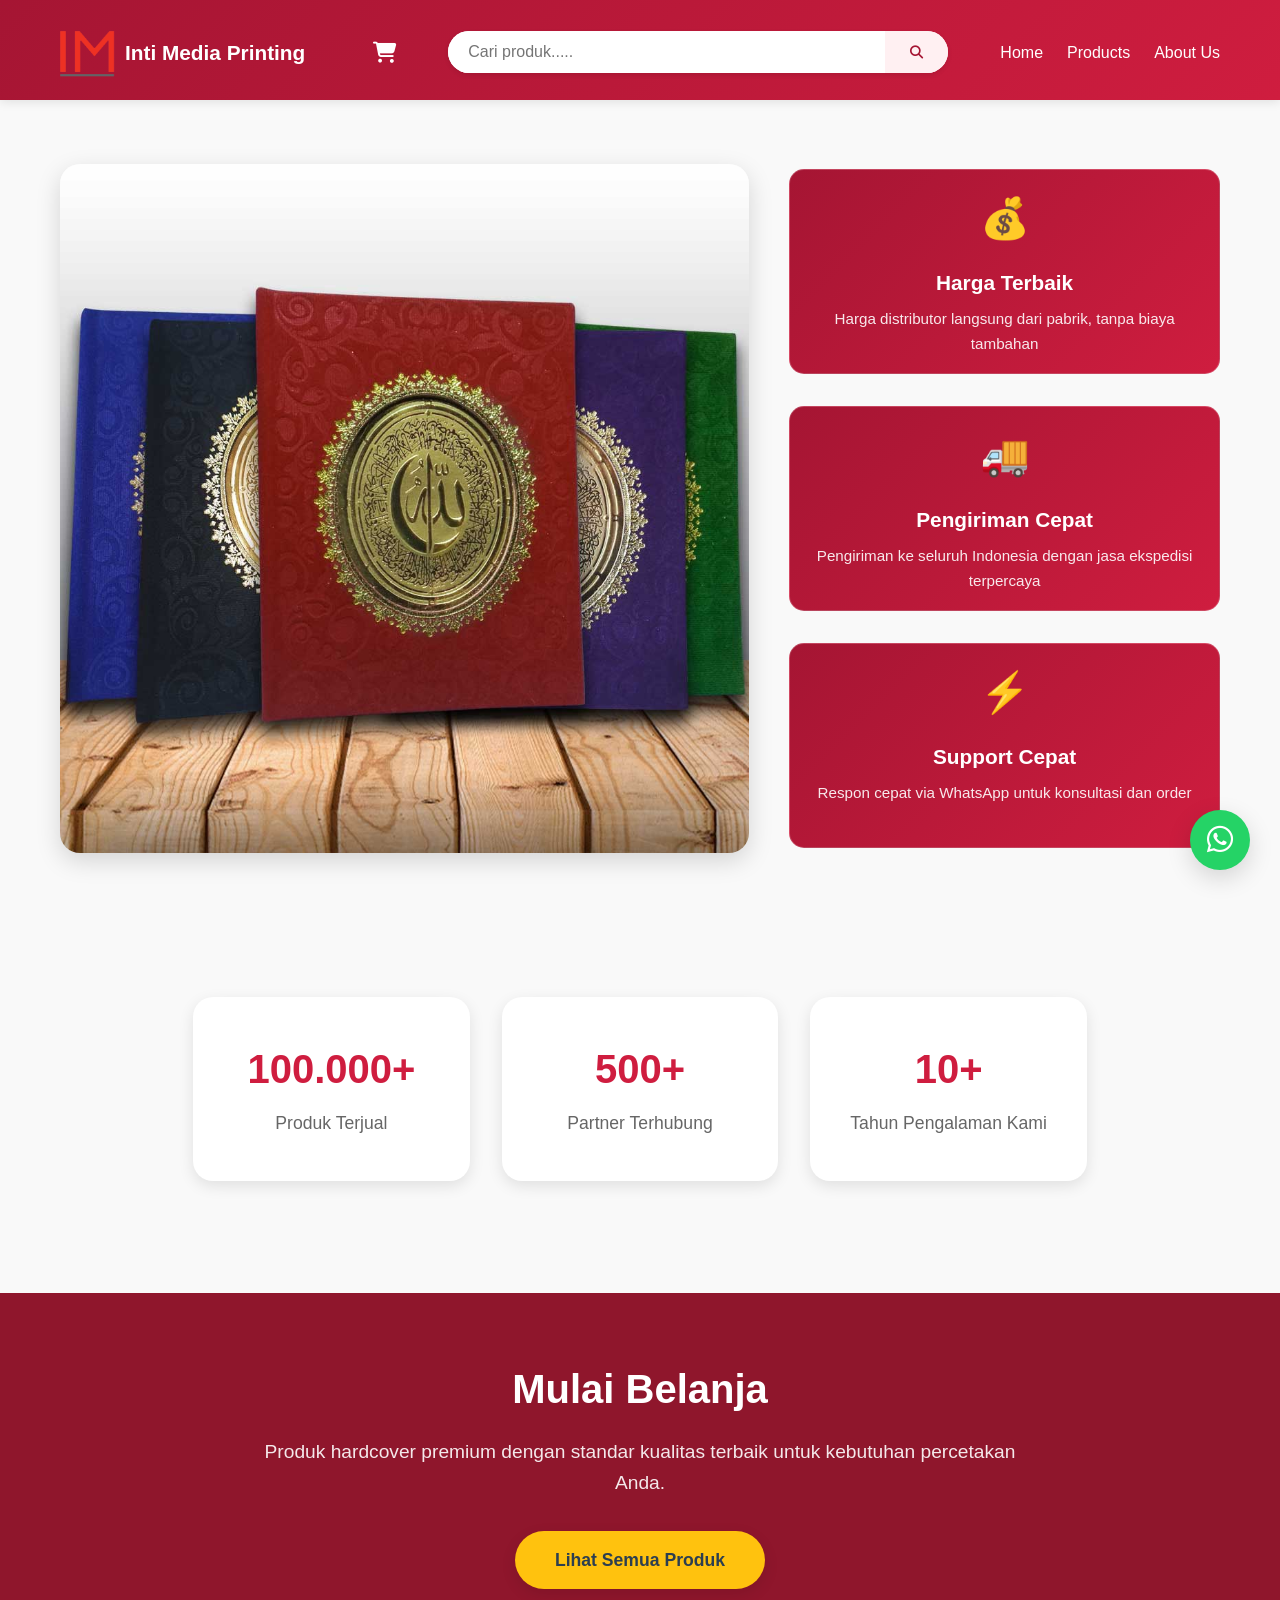
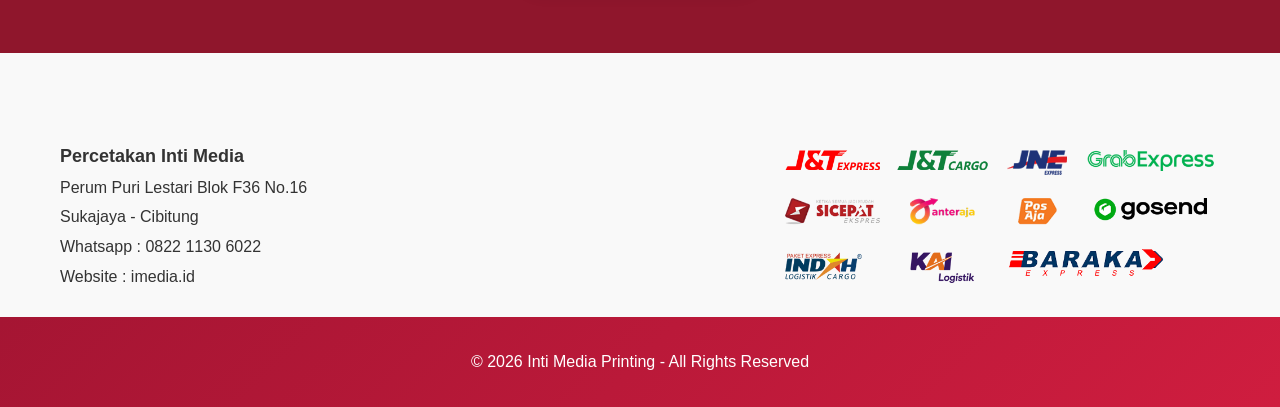
<file: index.html>
<!DOCTYPE html>
<html lang="id">
<head>
    <meta charset="UTF-8">
    <meta name="viewport" content="width=device-width, initial-scale=1.0, maximum-scale=1.0, user-scalable=yes">
    <meta name="description" content="Inti Media Printing - Toko online hard cover berkualitas. Tersedia hard cover bludru, glossy, diamond, RCP dengan harga terjangkau.">
    <meta name="keywords" content="hard cover, bludru, glossy, diamond, RCP, percetakan, jilid buku">
    <meta name="author" content="Inti Media Printing">
    
    <!-- Open Graph untuk sosial media -->
    <meta property="og:title" content="IMPrintingOnline - Hard Cover Berkualitas">
    <meta property="og:description" content="Belanja hard cover mudah & aman">
    <meta property="og:image" content="https://imediaprint.pages.dev/assets/images/gambarhome1.jpg">
    <meta property="og:url" content="https://imediaprint.pages.dev">
    <meta property="og:type" content="website">
    
    <title>Inti Media Printing | Hard Cover Bludru, Glossy, Diamond & RCP</title>

	<!-- Google tag (gtag.js) -->
	<script async src="https://www.googletagmanager.com/gtag/js?id=G-FKC324B7FX"></script>
	<script>
	  window.dataLayer = window.dataLayer || [];
	  function gtag(){dataLayer.push(arguments);}
	  gtag('js', new Date());

	  gtag('config', 'G-FKC324B7FX');
	</script>

    <link rel="icon" type="image/png" href="assets/images/logo.png">
    <link rel="stylesheet" href="https://cdnjs.cloudflare.com/ajax/libs/font-awesome/6.5.0/css/all.min.css">
	<link rel="stylesheet" href="css/style.css">
</head>

<body>
	<nav class="navbar">
		<div class="container-header">
			<div class="nav-brand">
				<a href="index.html">
					<img src="assets/images/logo.png" alt="IMPrintingOnline Logo" class="nav-logo">
					<span>Inti Media Printing</span>
				</a>
			</div>
			
			<!-- Cart Icon - Pindahkan ke sebelum toggle -->
			<div class="cart-icon" id="cartIcon" style="cursor: pointer;">
				<i class="fas fa-shopping-cart"></i>
				<span class="cart-count">0</span>
			</div>
			
			<!-- Mobile Menu Toggle -->
			<div id="mobileMenuToggle" class="mobile-menu-toggle">
				<span></span>
				<span></span>
				<span></span>
			</div>
			
			<div class="search-section">
				<div class="search-container">
					<input type="text" class="search-input" id="searchInputHome" placeholder="Cari produk.....">
					<button class="search-btn" onclick="searchProducts()">
						<i class="fas fa-search"></i>
					</button>
				</div>
			</div>
			
			<ul class="nav-menu" id="navMenu">
				<li><a href="index.html">Home</a></li>
				<li><a href="products.html">Products</a></li>
				<li><a href="about.html">About Us</a></li>
			</ul>
		</div>
	</nav>

    <!-- Hero Section -->
    <section class="hero">
		<div class="container">
			<div class="hero-grid">
				<div class="hero-image">
					<a href="products.html">
						<img src="assets/images/gambarhome1.jpg" alt="Hard cover bludru berkualitas Inti Media Printing" onerror="this.src='assets/images/default-product.jpg'">
					</a>
				</div>

				<div class="hero-features">
					<div class="feature-card">
						<div class="feature-icon">💰</div>
						<h3 class="feature-title">Harga Terbaik</h3>
						<p class="feature-description">Harga distributor langsung dari pabrik, tanpa biaya tambahan</p>
					</div>

					<div class="feature-card">
						<div class="feature-icon">🚚</div>
						<h3 class="feature-title">Pengiriman Cepat</h3>
						<p class="feature-description">Pengiriman ke seluruh Indonesia dengan jasa ekspedisi terpercaya</p>
					</div>

					<div class="feature-card">
						<div class="feature-icon">⚡</div>
						<h3 class="feature-title">Support Cepat</h3>
						<p class="feature-description">Respon cepat via WhatsApp untuk konsultasi dan order</p>
					</div>
				</div>
			</div>
		</div>
    </section>

    <!-- Stats Section -->
    <section class="stats">
        <div class="stat-item">
            <h3>100.000+</h3>
            <p>Produk Terjual</p>
        </div>
        <div class="stat-item">
            <h3>500+</h3>
            <p>Partner Terhubung</p>
        </div>
        <div class="stat-item">
            <h3>10+</h3>
            <p>Tahun Pengalaman Kami</p>
        </div>
    </section>

    <!-- CTA Section -->
    <section class="cta">
        <div class="cta-inner">
            <h2>Mulai Belanja</h2>
            <p>Produk hardcover premium dengan standar kualitas terbaik untuk kebutuhan percetakan Anda.</p>
            <a href="products.html" class="cta-btn">Lihat Semua Produk</a>
        </div>
    </section>

    <!-- WhatsApp Float -->
    <a href="https://wa.me/6282211306022?text=Halo%20saya%20ingin%20bertanya%20tentang%20produk" class="wa-float" target="_blank" rel="noopener">
        <i class="fab fa-whatsapp"></i>
    </a>

	<footer class="footer-atas">

		<div class="container">

			<div class="footer-left">
				<span>Percetakan Inti Media</span>
				<span>Perum Puri Lestari Blok F36 No.16</span>
				<span>Sukajaya - Cibitung</span>
				<span>Whatsapp : 0822 1130 6022</span>
				<span>Website : imedia.id</span>
			</div>

			<div class="footer-right">
				<img src="assets/images/ekspedisi.png" alt="Ekspedisi">
			</div>

		</div>

	</footer>

	<footer class="footer-bawah">
		© 2026 Inti Media Printing - All Rights Reserved
	</footer>

    <script src="js/products.js"></script>
    <script src="js/cart.js"></script>
    <script>

         // Search function
        function searchProducts() {
            const searchInput = document.getElementById('searchInputHome');
            const query = searchInput ? searchInput.value.trim() : '';
            
            if (query) {
                window.location.href = `products.html?search=${encodeURIComponent(query)}`;
            } else {
                window.location.href = 'products.html';
            }
        }

        // Initialize
        document.addEventListener('DOMContentLoaded', function() {
            // Update cart count
            if (typeof cart !== 'undefined') {
                cart.updateCount();
            }
            
            // Cart icon click
            const cartIcon = document.getElementById('cartIcon');
            if (cartIcon) {
                cartIcon.addEventListener('click', function() {
                    window.location.href = 'checkout.html';
                });
            }
            
            // Search enter key
            const searchInput = document.getElementById('searchInputHome');
            if (searchInput) {
                searchInput.addEventListener('keypress', function(e) {
                    if (e.key === 'Enter') {
                        searchProducts();
                    }
                });
            }
            
            // Animate stats on scroll (optional)
            const observer = new IntersectionObserver((entries) => {
                entries.forEach(entry => {
                    if (entry.isIntersecting) {
                        entry.target.style.opacity = '1';
                        entry.target.style.transform = 'translateY(0)';
                    }
                });
            });

			// Close mobile menu when window resized above mobile breakpoint
			window.addEventListener('resize', function() {
				if (window.innerWidth > 768) {
					const navMenu = document.getElementById('navMenu');
					const mobileToggle = document.getElementById('mobileMenuToggle');
					
					if (navMenu && navMenu.classList.contains('active')) {
						navMenu.classList.remove('active');
						
						// Reset hamburger icon
						const spans = mobileToggle.children;
						spans[0].style.transform = 'none';
						spans[1].style.opacity = '1';
						spans[2].style.transform = 'none';
					}
				}
			});
            
            document.querySelectorAll('.feature-item, .team-member, .contact-item').forEach(el => {
                el.style.opacity = '0';
                el.style.transform = 'translateY(20px)';
                el.style.transition = 'all 0.6s ease';
                observer.observe(el);
            });
        });

		function resetFilters() {
			// Reset form di index.html (hanya ada search input)
			const searchInput = document.getElementById('searchInputHome');
			if (searchInput) {
				searchInput.value = '';
			}
			
			// Redirect ke products.html tanpa parameter
			window.location.href = 'products.html';
		}

    </script>

	<script>
		// Mobile Menu Toggle
		document.addEventListener('DOMContentLoaded', function() {
			const mobileToggle = document.getElementById('mobileMenuToggle');
			const navMenu = document.getElementById('navMenu');
			
			if (mobileToggle && navMenu) {
				mobileToggle.addEventListener('click', function() {
					navMenu.classList.toggle('active');
					
					// Animate hamburger to X
					const spans = this.children;
					if (navMenu.classList.contains('active')) {
						spans[0].style.transform = 'rotate(45deg) translate(5px, 5px)';
						spans[1].style.opacity = '0';
						spans[2].style.transform = 'rotate(-45deg) translate(7px, -7px)';
					} else {
						spans[0].style.transform = 'none';
						spans[1].style.opacity = '1';
						spans[2].style.transform = 'none';
					}
				});
				
				// Close menu when clicking outside
				document.addEventListener('click', function(event) {
					if (!navMenu.contains(event.target) && !mobileToggle.contains(event.target)) {
						navMenu.classList.remove('active');
						const spans = mobileToggle.children;
						spans[0].style.transform = 'none';
						spans[1].style.opacity = '1';
						spans[2].style.transform = 'none';
					}
				});
				
				// Close menu when clicking a link
				navMenu.querySelectorAll('a').forEach(link => {
					link.addEventListener('click', function() {
						navMenu.classList.remove('active');
						const spans = mobileToggle.children;
						spans[0].style.transform = 'none';
						spans[1].style.opacity = '1';
						spans[2].style.transform = 'none';
					});
				});
			}

			// Fix untuk input di mobile
			const searchInput = document.getElementById('searchInputHome');
			if (searchInput) {
				searchInput.addEventListener('focus', function() {
					// Scroll ke posisi yang tepat agar keyboard tidak menutupi input
					setTimeout(() => {
						this.scrollIntoView({ behavior: 'smooth', block: 'center' });
					}, 300);
				});
			}

			// Fix untuk 100vh di mobile (mengatasi masalah address bar)
			const setVh = () => {
				const vh = window.innerHeight * 0.01;
				document.documentElement.style.setProperty('--vh', `${vh}px`);
			};

			setVh();
			window.addEventListener('resize', setVh);
		});
	</script>

</body>
</html>
</file>
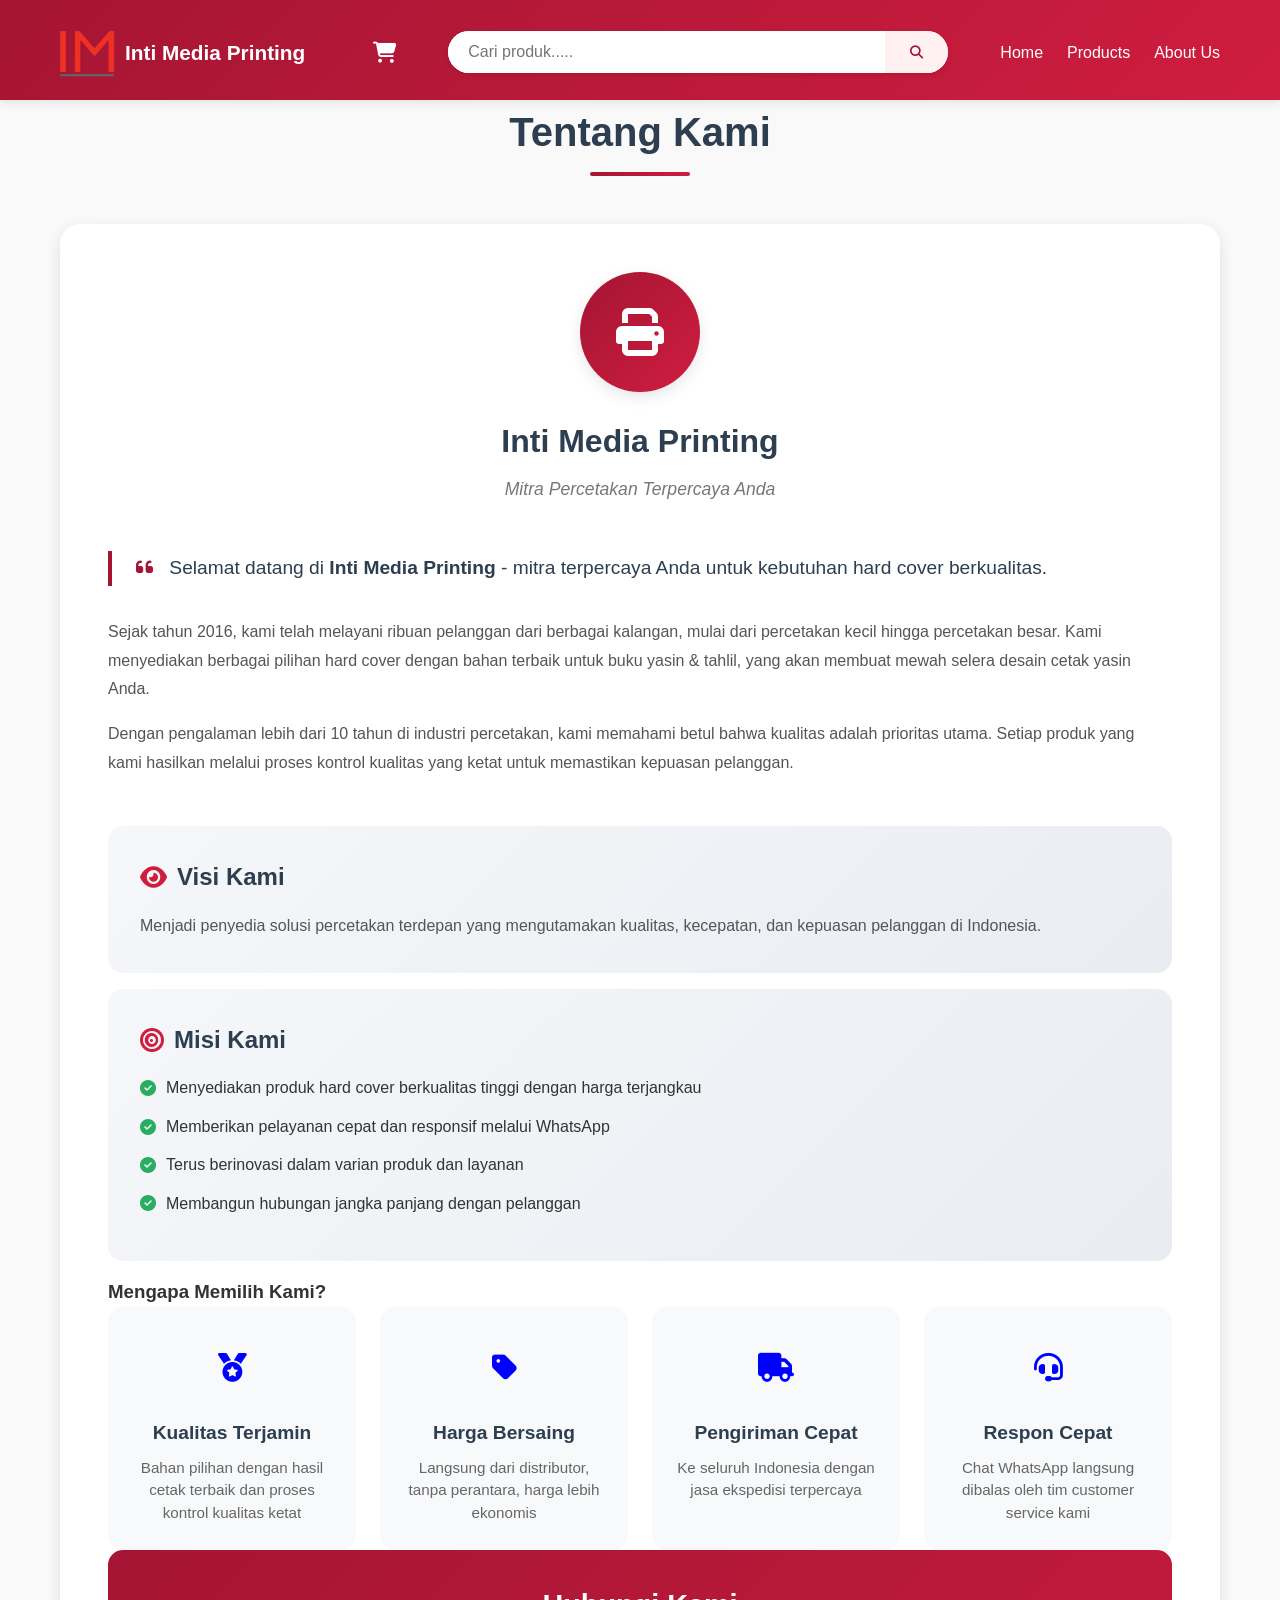
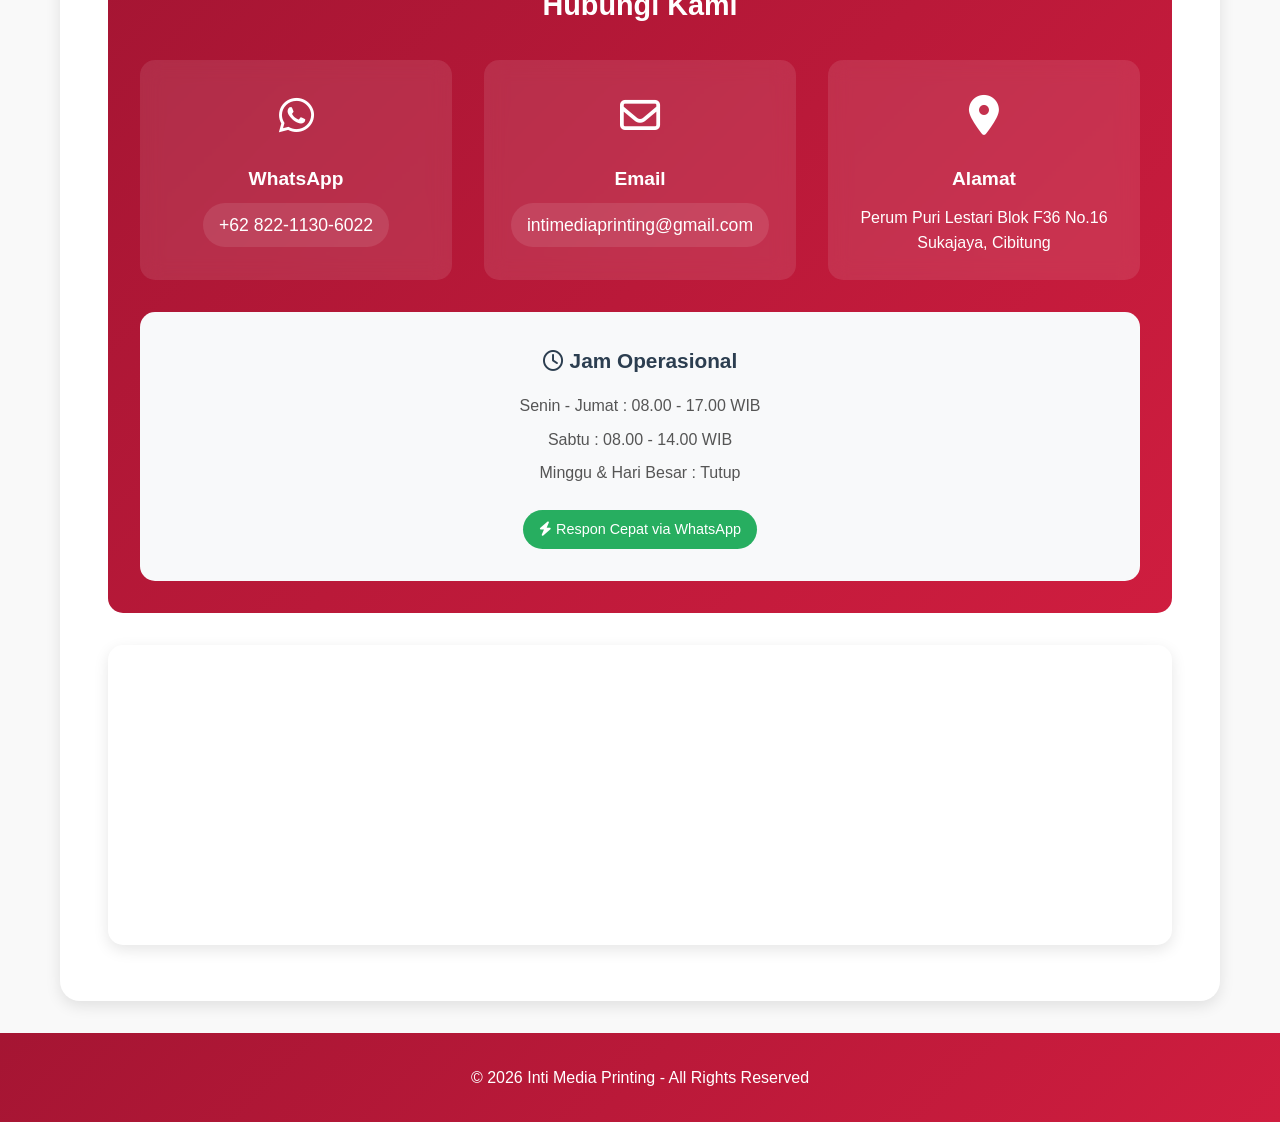
<file: about.html>
<!DOCTYPE html>
<html lang="id">
<head>
    <meta charset="UTF-8">
    <meta name="viewport" content="width=device-width, initial-scale=1.0, maximum-scale=1.0, user-scalable=yes">
    <meta name="description" content="Inti Media Printing - Toko online hard cover berkualitas. Tersedia hard cover bludru, glossy, diamond, RCP dengan harga terjangkau.">
    <meta name="keywords" content="hard cover, bludru, glossy, diamond, RCP, percetakan, jilid buku">
    <meta name="author" content="Inti Media Printing">
    
    <!-- Open Graph untuk sosial media -->
    <meta property="og:title" content="IMPrintingOnline - Hard Cover Berkualitas">
    <meta property="og:description" content="Belanja hard cover mudah & aman">
    <meta property="og:image" content="https://imediaprint.pages.dev/assets/images/gambarhome1.jpg">
    <meta property="og:url" content="https://imediaprint.pages.dev">
    <meta property="og:type" content="website">
    
    <title>Tentang Kami - Inti Media Printing</title>

	<!-- Google tag (gtag.js) -->
	<script async src="https://www.googletagmanager.com/gtag/js?id=G-FKC324B7FX"></script>
	<script>
	  window.dataLayer = window.dataLayer || [];
	  function gtag(){dataLayer.push(arguments);}
	  gtag('js', new Date());

	  gtag('config', 'G-FKC324B7FX');
	</script>

    <link rel="icon" type="image/png" href="assets/images/logo.png">
    <link rel="stylesheet" href="https://cdnjs.cloudflare.com/ajax/libs/font-awesome/6.5.0/css/all.min.css">
	<link rel="stylesheet" href="css/style.css">
</head>

<body>
	<nav class="navbar">
		<div class="container-header">
			<div class="nav-brand">
				<a href="index.html">
					<img src="assets/images/logo.png" alt="IMPrintingOnline Logo" class="nav-logo">
					<span>Inti Media Printing</span>
				</a>
			</div>
			
			<!-- Cart Icon - Pindahkan ke sebelum toggle -->
			<div class="cart-icon" id="cartIcon" style="cursor: pointer;">
				<i class="fas fa-shopping-cart"></i>
				<span class="cart-count">0</span>
			</div>
			
			<!-- Mobile Menu Toggle -->
			<div class="mobile-menu-toggle" id="mobileMenuToggle">
				<span></span>
				<span></span>
				<span></span>
			</div>
			
			<div class="search-section">
				<div class="search-container">
					<input type="text" class="search-input" id="searchInputHome" placeholder="Cari produk.....">
					<button class="search-btn" onclick="searchProducts()">
						<i class="fas fa-search"></i>
					</button>
				</div>
			</div>
			
			<ul class="nav-menu" id="navMenu">
				<li><a href="index.html">Home</a></li>
				<li><a href="products.html">Products</a></li>
				<li><a href="about.html">About Us</a></li>
			</ul>
		</div>
	</nav>

    <div class="container">
        <div class="page-title">
            <h1>Tentang Kami</h1>
            <div class="title-underline"></div>
        </div>
        
        <div class="about-content">
            <!-- Company Header -->
            <div class="company-header">
                <div class="company-logo">
                    <i class="fas fa-print"></i>
                </div>
                <h2 class="company-name">Inti Media Printing</h2>
                <p class="company-tagline">Mitra Percetakan Terpercaya Anda</p>
            </div>
            
            <!-- Company Description -->
            <div class="company-description">
                <p class="lead">
                    <i class="fas fa-quote-left" style="color: var(--secondary); margin-right: 10px;"></i>
                    Selamat datang di <strong>Inti Media Printing</strong> - mitra terpercaya Anda untuk 
                    kebutuhan hard cover berkualitas.
                </p>
                
                <p>
                    Sejak tahun 2016, kami telah melayani ribuan pelanggan dari berbagai kalangan, 
                    mulai dari percetakan kecil hingga percetakan besar. 
                    Kami menyediakan berbagai pilihan hard cover dengan bahan terbaik untuk buku yasin
                    & tahlil, yang akan membuat mewah selera desain cetak yasin Anda.
                </p>
                
                <p>
                    Dengan pengalaman lebih dari 10 tahun di industri percetakan, kami memahami betul 
                    bahwa kualitas adalah prioritas utama. Setiap produk yang kami hasilkan melalui 
                    proses kontrol kualitas yang ketat untuk memastikan kepuasan pelanggan.
                </p>
            </div>
            
            <!-- Vision & Mission -->
            <div class="vision-mission">
                <div class="vm-card">
                    <h3>
                        <i class="fas fa-eye"></i>
                        Visi Kami
                    </h3>
                    <p>
                        Menjadi penyedia solusi percetakan terdepan yang mengutamakan kualitas, 
                        kecepatan, dan kepuasan pelanggan di Indonesia.
                    </p>
                </div>
            </div>
			<div class="vision-mission">
                <div class="vm-card">
                    <h3>
                        <i class="fas fa-bullseye"></i>
                        Misi Kami
                    </h3>
                    <ul>
                        <li>
                            <i class="fas fa-check-circle"></i>
                            Menyediakan produk hard cover berkualitas tinggi dengan harga terjangkau
                        </li>
                        <li>
                            <i class="fas fa-check-circle"></i>
                            Memberikan pelayanan cepat dan responsif melalui WhatsApp
                        </li>
                        <li>
                            <i class="fas fa-check-circle"></i>
                            Terus berinovasi dalam varian produk dan layanan
                        </li>
                        <li>
                            <i class="fas fa-check-circle"></i>
                            Membangun hubungan jangka panjang dengan pelanggan
                        </li>
                    </ul>
                </div>
            </div>
            
            <!-- Why Choose Us -->
            <div class="why-choose">
                <h3>Mengapa Memilih Kami?</h3>
                
                <div class="features-grid">
                    <div class="feature-item">
                        <div class="feature-icon">
                            <i class="fas fa-medal"></i>
                        </div>
                        <h4>Kualitas Terjamin</h4>
                        <p>Bahan pilihan dengan hasil cetak terbaik dan proses kontrol kualitas ketat</p>
                    </div>
                    
                    <div class="feature-item">
                        <div class="feature-icon">
                            <i class="fas fa-tag"></i>
                        </div>
                        <h4>Harga Bersaing</h4>
                        <p>Langsung dari distributor, tanpa perantara, harga lebih ekonomis</p>
                    </div>
                    
                    <div class="feature-item">
                        <div class="feature-icon">
                            <i class="fas fa-truck"></i>
                        </div>
                        <h4>Pengiriman Cepat</h4>
                        <p>Ke seluruh Indonesia dengan jasa ekspedisi terpercaya</p>
                    </div>
                    
                    <div class="feature-item">
                        <div class="feature-icon">
                            <i class="fas fa-headset"></i>
                        </div>
                        <h4>Respon Cepat</h4>
                        <p>Chat WhatsApp langsung dibalas oleh tim customer service kami</p>
                    </div>
                </div>
            </div>
            
            <!-- Contact Info -->
            <div class="contact-info">
                <h3>Hubungi Kami</h3>
                
                <div class="contact-grid">
                    <div class="contact-item">
                        <div class="contact-icon">
                            <i class="fab fa-whatsapp"></i>
                        </div>
                        <h4>WhatsApp</h4>
                        <a href="https://wa.me/6282211306022" target="_blank">
                            +62 822-1130-6022
                        </a>
                    </div>
                    
                    <div class="contact-item">
                        <div class="contact-icon">
                            <i class="far fa-envelope"></i>
                        </div>
                        <h4>Email</h4>
                        <a href="mailto:intimediaprinting@gmail.com">
                            intimediaprinting@gmail.com
                        </a>
                    </div>
                    
                    <div class="contact-item">
                        <div class="contact-icon">
                            <i class="fas fa-map-marker-alt"></i>
                        </div>
                        <h4>Alamat</h4>
                        <p>
                            Perum Puri Lestari Blok F36 No.16 Sukajaya, Cibitung
                        </p>
                    </div>
                </div>
                
                <!-- Business Hours -->
                <div class="business-hours">
                    <h4><i class="far fa-clock"></i> Jam Operasional</h4>
                    <p>Senin - Jumat : 08.00 - 17.00 WIB</p>
                    <p>Sabtu : 08.00 - 14.00 WIB</p>
                    <p>Minggu & Hari Besar : Tutup</p>
                    <span class="badge">
                        <i class="fas fa-bolt"></i> Respon Cepat via WhatsApp
                    </span>
                </div>
            </div>
            
            <!-- Map -->
            <div class="map-container">
                <iframe 
                    src="https://www.google.com/maps/embed?pb=!1m18!1m12!1m3!1d126748.6091255435!2d106.71670295!3d-6.229386449999999!2m3!1f0!2f0!3f0!3m2!1i1024!2i768!4f13.1!3m3!1m2!1s0x2e69f5d50fa255a5%3A0x9b9b41dbb9b866fa!2sInti%20Media%20Printing!5e0!3m2!1sid!2sid!4v1700000000000!5m2!1sid!2sid" 
                    loading="lazy">
                </iframe>
            </div>
        </div>
    </div>

	<footer class="footer-bawah">
		© 2026 Inti Media Printing - All Rights Reserved
	</footer>

    <script src="js/products.js"></script>
    <script src="js/cart.js"></script>
    
    <script>
        // Search function
        function searchProducts() {
            const searchInput = document.getElementById('searchInputHome');
            const query = searchInput ? searchInput.value.trim() : '';
            
            if (query) {
                window.location.href = `products.html?search=${encodeURIComponent(query)}`;
            } else {
                window.location.href = 'products.html';
            }
        }

        function resetFilters() {
            const searchInput = document.getElementById('searchInputHome');
            if (searchInput) {
                searchInput.value = '';
            }
            window.location.href = 'products.html';
        }

        // Initialize all functionality
        document.addEventListener('DOMContentLoaded', function() {
            // Update cart count
            if (typeof cart !== 'undefined' && cart.updateCount) {
                cart.updateCount();
            }
            
            // Cart icon click
            const cartIcon = document.getElementById('cartIcon');
            if (cartIcon) {
                cartIcon.addEventListener('click', function() {
                    window.location.href = 'checkout.html';
                });
            }
            
            // Search enter key
            const searchInput = document.getElementById('searchInputHome');
            if (searchInput) {
                searchInput.addEventListener('keypress', function(e) {
                    if (e.key === 'Enter') {
                        searchProducts();
                    }
                });
                
                // Scroll into view when focused (for mobile)
                searchInput.addEventListener('focus', function() {
                    setTimeout(() => {
                        this.scrollIntoView({ behavior: 'smooth', block: 'center' });
                    }, 300);
                });
            }
            
            // Mobile Menu Toggle
            const mobileToggle = document.getElementById('mobileMenuToggle');
            const navMenu = document.getElementById('navMenu');
            
            if (mobileToggle && navMenu) {
                mobileToggle.addEventListener('click', function(e) {
                    e.stopPropagation();
                    navMenu.classList.toggle('active');
                    
                    const spans = this.children;
                    if (navMenu.classList.contains('active')) {
                        spans[0].style.transform = 'rotate(45deg) translate(5px, 5px)';
                        spans[1].style.opacity = '0';
                        spans[2].style.transform = 'rotate(-45deg) translate(7px, -7px)';
                    } else {
                        spans[0].style.transform = 'none';
                        spans[1].style.opacity = '1';
                        spans[2].style.transform = 'none';
                    }
                });
                
                // Close menu when clicking outside
                document.addEventListener('click', function(event) {
                    if (!navMenu.contains(event.target) && !mobileToggle.contains(event.target)) {
                        navMenu.classList.remove('active');
                        const spans = mobileToggle.children;
                        spans[0].style.transform = 'none';
                        spans[1].style.opacity = '1';
                        spans[2].style.transform = 'none';
                    }
                });
                
                // Close menu when clicking a link
                navMenu.querySelectorAll('a').forEach(link => {
                    link.addEventListener('click', function() {
                        navMenu.classList.remove('active');
                        const spans = mobileToggle.children;
                        spans[0].style.transform = 'none';
                        spans[1].style.opacity = '1';
                        spans[2].style.transform = 'none';
                    });
                });
            }
            
            // Close mobile menu on resize
            window.addEventListener('resize', function() {
                if (window.innerWidth > 768) {
                    const navMenu = document.getElementById('navMenu');
                    const mobileToggle = document.getElementById('mobileMenuToggle');
                    
                    if (navMenu && navMenu.classList.contains('active')) {
                        navMenu.classList.remove('active');
                        
                        const spans = mobileToggle.children;
                        spans[0].style.transform = 'none';
                        spans[1].style.opacity = '1';
                        spans[2].style.transform = 'none';
                    }
                }
            });
            
            // Fix untuk touch events
            const buttons = document.querySelectorAll('button, .product-card, .feature-card, .feature-item, .contact-item a');
            buttons.forEach(button => {
                button.addEventListener('touchstart', function(e) {
                    // Prevent double tap zoom on buttons (optional)
                }, { passive: true });
            });
            
            // Fix untuk 100vh di mobile
            const setVh = () => {
                const vh = window.innerHeight * 0.01;
                document.documentElement.style.setProperty('--vh', `${vh}px`);
            };
            
            setVh();
            window.addEventListener('resize', setVh);
            window.addEventListener('orientationchange', setVh);
            
            // Animate elements on scroll
            const observer = new IntersectionObserver((entries) => {
                entries.forEach(entry => {
                    if (entry.isIntersecting) {
                        entry.target.style.opacity = '1';
                        entry.target.style.transform = 'translateY(0)';
                    }
                });
            }, { threshold: 0.1 });
            
            document.querySelectorAll('.feature-item, .vm-card, .contact-item').forEach(el => {
                el.style.opacity = '0';
                el.style.transform = 'translateY(20px)';
                el.style.transition = 'all 0.6s ease';
                observer.observe(el);
            });
        });
    </script>
</body>
</html>
</file>
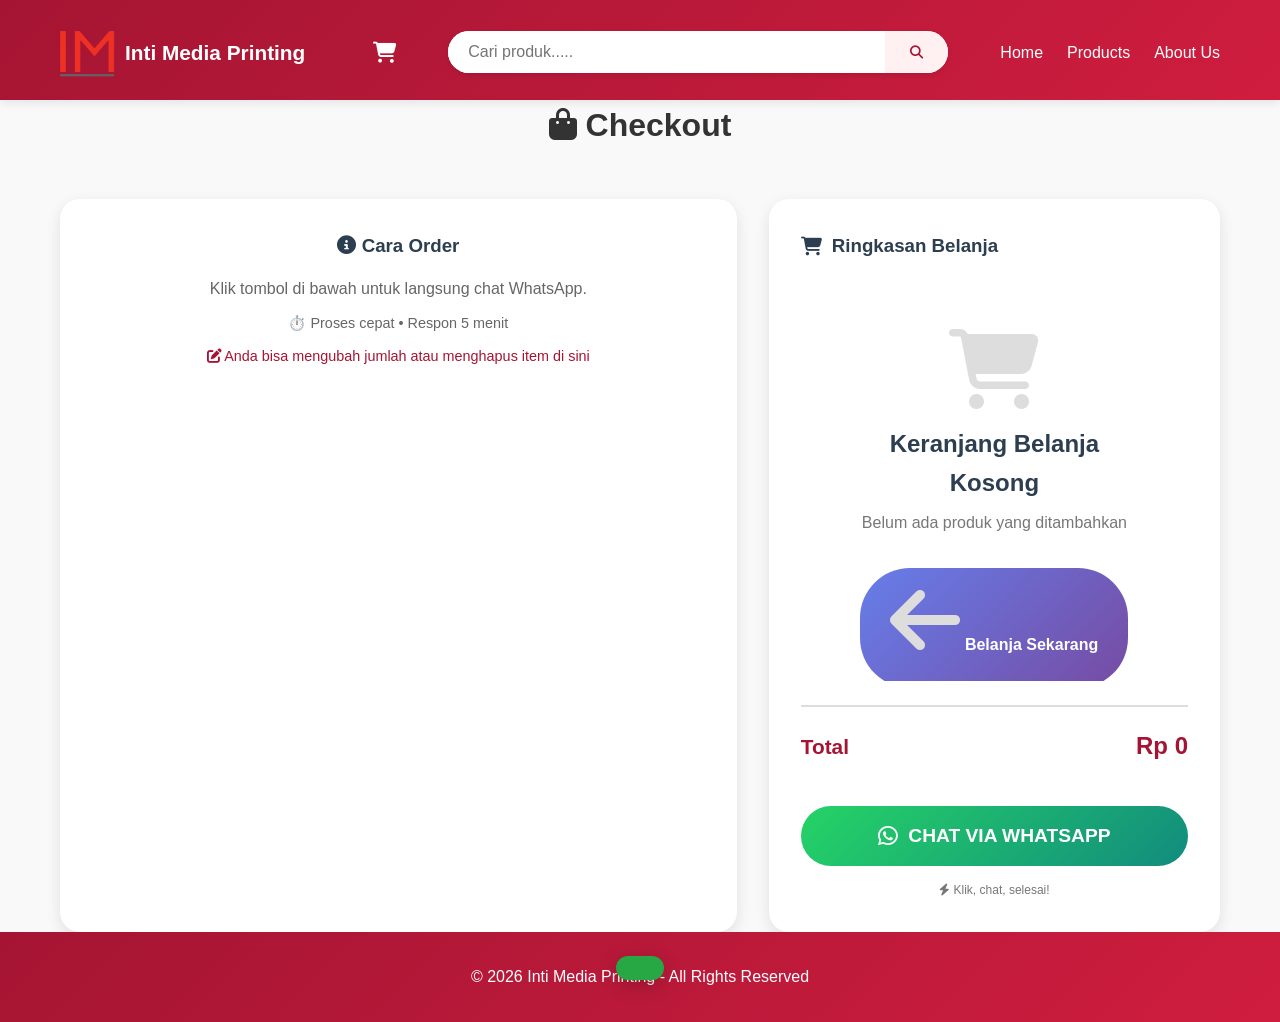
<file: checkout.html>
<!DOCTYPE html>
<html lang="id">
<head>
    <meta charset="UTF-8">
    <meta name="viewport" content="width=device-width, initial-scale=1.0">
    <meta name="description" content="Inti Media Printing - Toko online hard cover berkualitas. Tersedia hard cover bludru, glossy, diamond, RCP dengan harga terjangkau.">
    <meta name="keywords" content="hard cover, bludru, glossy, diamond, RCP, percetakan, jilid buku">
    <meta name="author" content="Inti Media Printing">
    
    <!-- Open Graph untuk sosial media -->
    <meta property="og:title" content="IMPrintingOnline - Checkout">
    <meta property="og:description" content="Selesaikan pesanan Anda dengan mudah">
    <meta property="og:image" content="URL_GAMBAR_UTAMA">
    <title>Checkout - IMPrintingOnline</title>

    <!-- Google tag (gtag.js) -->
    <script async src="https://www.googletagmanager.com/gtag/js?id=G-FKC324B7FX"></script>
    <script>
      window.dataLayer = window.dataLayer || [];
      function gtag(){dataLayer.push(arguments);}
      gtag('js', new Date());
      gtag('config', 'G-FKC324B7FX');
    </script>

    <link rel="stylesheet" href="https://cdnjs.cloudflare.com/ajax/libs/font-awesome/6.5.0/css/all.min.css">
    <link rel="icon" type="image/png" href="assets/images/logo.png">
    <link rel="stylesheet" href="css/style.css">
</head>

<body>
    <nav class="navbar">
        <div class="container-header">
            <div class="nav-brand">
                <a href="index.html">
                    <img src="assets/images/logo.png" alt="IMPrintingOnline Logo" class="nav-logo">
                    <span>Inti Media Printing</span>
                </a>
            </div>
            
            <!-- Cart Icon -->
            <div class="cart-icon" id="cartIcon" style="cursor: pointer;">
                <i class="fas fa-shopping-cart"></i>
                <span class="cart-count">0</span>
            </div>
            
            <!-- Mobile Menu Toggle -->
            <div id="mobileMenuToggle" class="mobile-menu-toggle">
                <span></span>
                <span></span>
                <span></span>
            </div>
            
            <div class="search-section">
                <div class="search-container">
                    <input type="text" class="search-input" id="searchInputHome" placeholder="Cari produk.....">
                    <button class="search-btn" onclick="searchProducts()">
                        <i class="fas fa-search"></i>
                    </button>
                </div>
            </div>
            
            <ul class="nav-menu" id="navMenu">
                <li><a href="index.html">Home</a></li>
                <li><a href="products.html">Products</a></li>
                <li><a href="about.html">About Us</a></li>
            </ul>
        </div>
    </nav>

    <div class="container">
        <h1 class="page-title">
            <i class="fas fa-shopping-bag"></i> Checkout
        </h1>
        
        <div class="checkout-container">
            <!-- Info Cara Order -->
            <div class="checkout-card" style="text-align: center;">
                <h3 style="margin-bottom: 15px; color: var(--primary);">
                    <i class="fas fa-info-circle"></i> Cara Order
                </h3>
                <p style="color: #666; margin-bottom: 10px;">
                    Klik tombol di bawah untuk langsung chat WhatsApp.
                </p>
                <p style="color: #666; font-size: 0.9rem;">
                    ⏱️ Proses cepat • Respon 5 menit
                </p>
                <p style="color: #a51533; font-size: 0.9rem; margin-top: 10px;">
                    <i class="fas fa-edit"></i> Anda bisa mengubah jumlah atau menghapus item di sini
                </p>
            </div>
            
            <!-- Ringkasan Order -->
            <div class="checkout-card">
                <h3 style="margin-bottom: 20px; color: var(--primary); display: flex; align-items: center; gap: 10px;">
                    <i class="fas fa-shopping-cart"></i> 
                    Ringkasan Belanja
                </h3>
                
                <div id="cartItems" class="cart-items"></div>
                
                <div class="total-row" style="margin-top: 20px; padding-top: 20px;">
                    <span>Total</span>
                    <span id="totalHarga">Rp 0</span>
                </div>
                
                <button class="btn-whatsapp" id="whatsappCheckoutBtn" type="button">
                    <i class="fab fa-whatsapp"></i>
                    CHAT VIA WHATSAPP
                </button>
                
                <p style="font-size: 12px; color: #777; text-align: center; margin-top: 15px">
                    <i class="fas fa-bolt"></i> Klik, chat, selesai!
                </p>
            </div>
        </div>
    </div>

    <!-- Modal Konfirmasi Hapus -->
    <div class="modal-overlay-checkout" id="deleteModal">
        <div class="modal-confirm-checkout">
            <div class="modal-icon">
                <i class="fas fa-trash-alt"></i>
            </div>
            <h3>Hapus Item</h3>
            <p id="deleteModalMessage">Apakah Anda yakin ingin menghapus item ini?</p>
            <div class="modal-actions-checkout">
                <button class="modal-btn cancel" id="cancelDeleteBtn">Batal</button>
                <button class="modal-btn delete" id="confirmDeleteBtn">Hapus</button>
            </div>
        </div>
    </div>

    <!-- Toast Notification -->
    <div id="toastNotification" class="toast-notification-checkout"></div>

	<footer class="footer-bawah">
		© 2026 Inti Media Printing - All Rights Reserved
	</footer>

    <script src="js/products.js"></script>
    <script src="js/cart.js"></script>
    <script>
        // ========== STATE MANAGEMENT ==========
        let currentDeleteIndex = -1;
        let isProcessing = false;

        // ========== FUNGSI UTILITY ==========

        // Fungsi untuk mendapatkan total item
        function getTotalCartItems() {
            let total = 0;
            if (typeof cart !== 'undefined') {
                total += cart.getTotalItems();
            }
            const checkoutItem = JSON.parse(sessionStorage.getItem('checkoutItem'));
            if (checkoutItem && checkoutItem.quantity) {
                total += checkoutItem.quantity;
            }
            return total;
        }

        // Update icon cart
        function updateCartIconCount() {
            const total = getTotalCartItems();
            document.querySelectorAll('.cart-count').forEach(el => {
                el.textContent = total;
                el.style.display = total > 0 ? 'flex' : 'none';
            });
        }

        // Show toast notification
        function showToast(message, isError = false) {
            const toast = document.getElementById('toastNotification');
            if (!toast) return;
            
            toast.textContent = message;
            toast.classList.add('show');
            if (isError) {
                toast.classList.add('error');
            } else {
                toast.classList.remove('error');
            }
            
            setTimeout(() => {
                toast.classList.remove('show');
            }, 2000);
        }

        // Show delete modal
        function showDeleteModal(index, itemName) {
            currentDeleteIndex = index;
            const modal = document.getElementById('deleteModal');
            const messageEl = document.getElementById('deleteModalMessage');
            if (messageEl) {
                messageEl.textContent = `Hapus "${itemName}" dari keranjang?`;
            }
            modal.classList.add('show');
        }

        // Hide delete modal
        function hideDeleteModal() {
            const modal = document.getElementById('deleteModal');
            modal.classList.remove('show');
            currentDeleteIndex = -1;
        }

        // ========== FUNGSI UPDATE QUANTITY ==========

        function updateQuantity(index, newQuantity, isCheckoutItem = false) {
            if (isProcessing) return;
            isProcessing = true;
            
            try {
                if (isCheckoutItem) {
                    // Untuk direct checkout (beli sekarang)
                    const checkoutItem = JSON.parse(sessionStorage.getItem('checkoutItem'));
                    if (checkoutItem && index === 0) {
                        if (newQuantity > 0) {
                            checkoutItem.quantity = newQuantity;
                            sessionStorage.setItem('checkoutItem', JSON.stringify(checkoutItem));
                            showToast('Jumlah berhasil diubah');
                        } else {
                            // Jika quantity 0, hapus item
                            sessionStorage.removeItem('checkoutItem');
                            showToast('Item dihapus dari checkout');
                        }
                    }
                } else {
                    // Untuk item dari cart
                    if (newQuantity > 0) {
                        cart.updateQuantity(index, newQuantity);
                        showToast('Jumlah berhasil diubah');
                    } else {
                        // Jika quantity 0, kita akan hapus nanti melalui modal
                        isProcessing = false;
                        return;
                    }
                }
                
                displayCart();
            } catch (error) {
                console.error('Error updating quantity:', error);
                showToast('Gagal mengubah jumlah', true);
            } finally {
                setTimeout(() => {
                    isProcessing = false;
                }, 300);
            }
        }

        function incrementQuantity(index, isCheckoutItem = false) {
            if (isCheckoutItem) {
                const checkoutItem = JSON.parse(sessionStorage.getItem('checkoutItem'));
                if (checkoutItem && index === 0) {
                    updateQuantity(index, checkoutItem.quantity + 1, true);
                }
            } else {
                if (cart.items[index]) {
                    updateQuantity(index, cart.items[index].quantity + 1);
                }
            }
        }

        function decrementQuantity(index, isCheckoutItem = false) {
            if (isCheckoutItem) {
                const checkoutItem = JSON.parse(sessionStorage.getItem('checkoutItem'));
                if (checkoutItem && index === 0) {
                    if (checkoutItem.quantity > 1) {
                        updateQuantity(index, checkoutItem.quantity - 1, true);
                    } else {
                        // Jika quantity 1, tanya konfirmasi hapus
                        showDeleteModal(index, checkoutItem.product.nama);
                    }
                }
            } else {
                if (cart.items[index]) {
                    if (cart.items[index].quantity > 1) {
                        updateQuantity(index, cart.items[index].quantity - 1);
                    } else {
                        // Jika quantity 1, tanya konfirmasi hapus
                        showDeleteModal(index, cart.items[index].nama);
                    }
                }
            }
        }

        function handleQuantityInput(index, value, isCheckoutItem = false) {
            const quantity = parseInt(value);
            if (!isNaN(quantity) && quantity > 0) {
                updateQuantity(index, quantity, isCheckoutItem);
            }
        }

        // ========== FUNGSI DELETE ITEM ==========

        function deleteItem(index, isCheckoutItem = false) {
            if (isCheckoutItem) {
                sessionStorage.removeItem('checkoutItem');
                showToast('Item berhasil dihapus');
            } else {
                cart.remove(index);
                showToast('Item berhasil dihapus');
            }
            
            displayCart();
            hideDeleteModal();
        }

        // ========== FUNGSI DISPLAY CART ==========

        function displayCart() {
            const container = document.getElementById('cartItems');
            const totalEl = document.getElementById('totalHarga');
            
            if (!container || !totalEl) return;
            
            const checkoutItem = JSON.parse(sessionStorage.getItem('checkoutItem'));
            
            if (checkoutItem) {
                // BELI LANGSUNG
                const item = checkoutItem;
                const tipeData = item.product.varian?.tipe?.find(t => t.kode === item.varian.tipe) || { nama: item.varian.tipe };
                const hargaSatuan = (item.product.harga?.diskon || item.product.harga?.normal || 0) + (tipeData?.hargaTambahan || 0);
                const total = hargaSatuan * item.quantity;
                
                container.innerHTML = `
                    <div class="checkout-item ${document.getElementById('deleteModal')?.classList.contains('show') ? '' : ''}">
                        <img src="${item.product.gambar.utama}" alt="${item.product.nama}" onerror="this.src='assets/images/default-product.jpg'">
                        <div class="item-details">
                            <div class="item-name">${item.product.nama}</div>
                            <div class="item-variant">
                                <i class="fas fa-tag"></i> ${tipeData?.nama || item.varian.tipe}
                            </div>
                            
                            <div class="item-controls-checkout">
                                <div class="quantity-control">
                                    <button class="quantity-btn-checkout" onclick="decrementQuantity(0, true)" ${item.quantity <= 1 ? 'disabled' : ''}>
                                        <i class="fas fa-minus"></i>
                                    </button>
                                    <input type="number" class="quantity-input-checkout" value="${item.quantity}" 
                                           min="1" onchange="handleQuantityInput(0, this.value, true)" 
                                           onkeypress="return (event.charCode == 8 || event.charCode == 0 || event.charCode == 13) ? true : /[0-9]/.test(String.fromCharCode(event.charCode))">
                                    <button class="quantity-btn-checkout" onclick="incrementQuantity(0, true)">
                                        <i class="fas fa-plus"></i>
                                    </button>
                                </div>
                                
                                <button class="delete-btn-checkout" onclick="showDeleteModal(0, '${item.product.nama.replace(/'/g, "\\'")}')">
                                    <i class="fas fa-trash-alt"></i>
                                </button>
                            </div>
                            
                            <div class="item-price-info">
                                <span class="price-per-item">@ Rp ${hargaSatuan.toLocaleString()}</span>
                                <span class="item-subtotal">Subtotal: <strong>Rp ${(hargaSatuan * item.quantity).toLocaleString()}</strong></span>
                            </div>
                        </div>
                    </div>
                `;
                totalEl.textContent = `Rp ${total.toLocaleString()}`;
                
            } else {
                // DARI KERANJANG
                const items = cart.items;
                const total = cart.getSubtotal();
                
                if (items.length === 0) {
                    container.innerHTML = `
                        <div class="empty-cart">
                            <i class="fas fa-shopping-cart"></i>
                            <h3>Keranjang Belanja Kosong</h3>
                            <p>Belum ada produk yang ditambahkan</p>
                            <a href="products.html" class="btn-shop">
                                <i class="fas fa-arrow-left"></i> Belanja Sekarang
                            </a>
                        </div>
                    `;
                } else {
                    container.innerHTML = items.map((item, index) => {
                        const tipeNama = item.varian.tipeNama || (item.varian.tipe === 'PS' ? 'Punggung Standar' : 'Punggung Kecil');
                        return `
                            <div class="checkout-item">
                                <img src="${item.gambar}" alt="${item.nama}" onerror="this.src='assets/images/default-product.jpg'">
                                <div class="item-details">
                                    <div class="item-name">${item.nama}</div>
                                    <div class="item-variant">
                                        <i class="fas fa-tag"></i> ${tipeNama}
                                    </div>
                                    
                                    <div class="item-controls-checkout">
                                        <div class="quantity-control">
                                            <button class="quantity-btn-checkout" onclick="decrementQuantity(${index}, false)" ${item.quantity <= 1 ? 'disabled' : ''}>
                                                <i class="fas fa-minus"></i>
                                            </button>
                                            <input type="number" class="quantity-input-checkout" value="${item.quantity}" 
                                                   min="1" onchange="handleQuantityInput(${index}, this.value, false)"
                                                   onkeypress="return (event.charCode == 8 || event.charCode == 0 || event.charCode == 13) ? true : /[0-9]/.test(String.fromCharCode(event.charCode))">
                                            <button class="quantity-btn-checkout" onclick="incrementQuantity(${index}, false)">
                                                <i class="fas fa-plus"></i>
                                            </button>
                                        </div>
                                        
                                        <button class="delete-btn-checkout" onclick="showDeleteModal(${index}, '${item.nama.replace(/'/g, "\\'")}')">
                                            <i class="fas fa-trash-alt"></i>
                                        </button>
                                    </div>
                                    
                                    <div class="item-price-info">
                                        <span class="price-per-item">@ Rp ${item.harga.toLocaleString()}</span>
                                        <span class="item-subtotal">Subtotal: <strong>Rp ${(item.harga * item.quantity).toLocaleString()}</strong></span>
                                    </div>
                                </div>
                            </div>
                        `;
                    }).join('');
                }
                totalEl.textContent = `Rp ${total.toLocaleString()}`;
            }
            
            updateCartIconCount();
        }

        // ========== FUNGSI CHECKOUT VIA WHATSAPP ==========

        function checkoutWA() {
            if (isProcessing) return;
            
            try {
                console.log('Memproses checkout...');
                isProcessing = true;
                
                // Ambil data items
                const checkoutItem = JSON.parse(sessionStorage.getItem('checkoutItem'));
                let items = [];
                let total = 0;
                
                if (checkoutItem) {
                    items = [checkoutItem];
                    const tipeData = checkoutItem.product.varian?.tipe?.find(t => t.kode === checkoutItem.varian.tipe) || { nama: checkoutItem.varian.tipe };
                    const harga = (checkoutItem.product.harga?.diskon || checkoutItem.product.harga?.normal || 0) + (tipeData?.hargaTambahan || 0);
                    total = harga * checkoutItem.quantity;
                } else {
                    if (!cart || !cart.items || cart.items.length === 0) {
                        showToast('Keranjang belanja masih kosong!', true);
                        isProcessing = false;
                        return;
                    }
                    items = cart.items;
                    total = cart.getSubtotal();
                }
                
                // Format pesan WhatsApp
                let message = `*┏━━━━━━━━━━━━━━━━━━━┓*\n`;
                message += `*┃    PESANAN BARU    ┃*\n`;
                message += `*┗━━━━━━━━━━━━━━━━━━━┛*\n\n`;
                
                message += `*🛒 DETAIL PESANAN*\n`;
                message += `──────────────────\n`;
                
                items.forEach((item, index) => {
                    const tipeNama = item.varian?.tipeNama || 
                                    item.varian?.tipe || 
                                    (item.product?.varian?.tipe?.find(t => t.kode === item.varian?.tipe)?.nama || 'Standar');
                    
                    const namaProduk = item.nama || item.product?.nama || 'Produk';
                    const jumlah = item.quantity || 1;
                    const hargaSatuan = item.harga || (item.product?.harga?.diskon || item.product?.harga?.normal || 0);
                    const subtotal = hargaSatuan * jumlah;
                    
                    message += `\n*${index + 1}. ${namaProduk}*\n`;
                    message += `   Tipe: ${tipeNama}\n`;
                    message += `   Jumlah: ${jumlah} x Rp ${hargaSatuan.toLocaleString()}\n`;
                    message += `   Subtotal: Rp ${subtotal.toLocaleString()}\n`;
                });
                
                message += `\n*💰 TOTAL PEMBAYARAN*\n`;
                message += `──────────────────\n`;
                message += `*Rp ${total.toLocaleString()}*\n\n`;
                
                message += `*📝 UNTUK MELENGKAPI PESANAN:*\n`;
                message += `Silakan kirimkan data berikut:\n`;
                message += `1. Nama lengkap\n`;
                message += `2. Nomor WhatsApp aktif\n`;
                message += `3. Alamat lengkap\n`;
                message += `4. Catatan (jika ada)\n\n`;
                
                message += `*📅 WAKTU PESAN*\n`;
                message += `${new Date().toLocaleString('id-ID', { 
                    weekday: 'long', 
                    year: 'numeric', 
                    month: 'long', 
                    day: 'numeric',
                    hour: '2-digit',
                    minute: '2-digit'
                })}\n\n`;
                
                message += `*━━━━━━━━━━━━━━━━━━━*\n`;
                message += `_Terima kasih telah berbelanja di Inti Media Printing_`;
                
                // Nomor toko
                const noToko = "6282211306022";
                
                // Buat URL WhatsApp
                const waUrl = `https://wa.me/${noToko}?text=${encodeURIComponent(message)}`;
                
                // Buka WhatsApp
                if (/Android|iPhone|iPad|iPod/i.test(navigator.userAgent)) {
                    // Mobile - coba buka app dulu
                    window.location.href = `whatsapp://send?phone=${noToko}&text=${encodeURIComponent(message)}`;
                    setTimeout(() => {
                        window.location.href = waUrl;
                    }, 500);
                } else {
                    // Desktop
                    window.open(waUrl, '_blank');
                }
                
                // Kosongkan keranjang
                setTimeout(() => {
                    if (!checkoutItem) {
                        if (cart && cart.clear) {
                            cart.clear();
                        }
                    } else {
                        sessionStorage.removeItem('checkoutItem');
                    }
                    
                    showToast('Pesanan berhasil dikirim!');
                    
                    // Redirect ke produk setelah 2 detik
                    setTimeout(() => {
                        window.location.href = 'products.html';
                    }, 2000);
                }, 1000);
                
            } catch (error) {
                console.error('Error:', error);
                showToast('Gagal membuka WhatsApp. Silakan coba lagi.', true);
                isProcessing = false;
            }
        }

        // ========== FUNGSI SEARCH ==========

        function searchProducts() {
            const searchInput = document.getElementById('searchInputHome');
            const query = searchInput ? searchInput.value.trim() : '';
            if (query) {
                window.location.href = `products.html?search=${encodeURIComponent(query)}`;
            } else {
                window.location.href = 'products.html';
            }
        }

        // ========== INITIALIZE ==========

        document.addEventListener('DOMContentLoaded', function() {
            displayCart();
            
            // Cart icon click
            const cartIcon = document.getElementById('cartIcon');
            if (cartIcon) {
                cartIcon.addEventListener('click', function() {
                    window.location.href = 'checkout.html';
                });
            }
            
            // Tombol WhatsApp
            const waBtn = document.getElementById('whatsappCheckoutBtn');
            if (waBtn) {
                waBtn.addEventListener('click', function(e) {
                    e.preventDefault();
                    e.stopPropagation();
                    checkoutWA();
                });
                
                // Untuk touch di mobile
                waBtn.addEventListener('touchstart', function(e) {
                    e.preventDefault();
                    e.stopPropagation();
                    checkoutWA();
                }, { passive: false });
            }
            
            // Modal buttons
            const cancelBtn = document.getElementById('cancelDeleteBtn');
            const confirmBtn = document.getElementById('confirmDeleteBtn');
            
            if (cancelBtn) {
                cancelBtn.addEventListener('click', hideDeleteModal);
            }
            
            if (confirmBtn) {
                confirmBtn.addEventListener('click', function() {
                    if (currentDeleteIndex !== -1) {
                        const checkoutItem = JSON.parse(sessionStorage.getItem('checkoutItem'));
                        if (checkoutItem) {
                            deleteItem(currentDeleteIndex, true);
                        } else {
                            deleteItem(currentDeleteIndex, false);
                        }
                    }
                });
            }
            
            // Click outside modal to close
            const modal = document.getElementById('deleteModal');
            if (modal) {
                modal.addEventListener('click', function(e) {
                    if (e.target === modal) {
                        hideDeleteModal();
                    }
                });
            }
            
            // Search enter key
            const searchInput = document.getElementById('searchInputHome');
            if (searchInput) {
                searchInput.addEventListener('keypress', function(e) {
                    if (e.key === 'Enter') {
                        searchProducts();
                    }
                });
            }
            
            // Prevent non-numeric input in quantity fields
            document.addEventListener('keypress', function(e) {
                if (e.target.classList.contains('quantity-input-checkout')) {
                    const char = String.fromCharCode(e.charCode);
                    if (!/^\d+$/.test(char) && e.charCode !== 8 && e.charCode !== 0 && e.charCode !== 13) {
                        e.preventDefault();
                    }
                }
            });
        });

        // Add animation styles
        const style = document.createElement('style');
        style.textContent = `
            @keyframes slideIn {
                from {
                    transform: translateX(100%);
                    opacity: 0;
                }
                to {
                    transform: translateX(0);
                    opacity: 1;
                }
            }
            
            @keyframes slideOut {
                from {
                    transform: translateX(0);
                    opacity: 1;
                }
                to {
                    transform: translateX(100%);
                    opacity: 0;
                }
            }
        `;
        document.head.appendChild(style);
    </script>


    <script>
        // Mobile Menu Toggle
        document.addEventListener('DOMContentLoaded', function() {
            const mobileToggle = document.getElementById('mobileMenuToggle');
            const navMenu = document.getElementById('navMenu');
            
            if (mobileToggle && navMenu) {
                mobileToggle.addEventListener('click', function() {
                    navMenu.classList.toggle('active');
                    
                    // Animate hamburger to X
                    const spans = this.children;
                    if (navMenu.classList.contains('active')) {
                        spans[0].style.transform = 'rotate(45deg) translate(5px, 5px)';
                        spans[1].style.opacity = '0';
                        spans[2].style.transform = 'rotate(-45deg) translate(7px, -7px)';
                    } else {
                        spans[0].style.transform = 'none';
                        spans[1].style.opacity = '1';
                        spans[2].style.transform = 'none';
                    }
                });
                
                // Close menu when clicking outside
                document.addEventListener('click', function(event) {
                    if (!navMenu.contains(event.target) && !mobileToggle.contains(event.target)) {
                        navMenu.classList.remove('active');
                        const spans = mobileToggle.children;
                        spans[0].style.transform = 'none';
                        spans[1].style.opacity = '1';
                        spans[2].style.transform = 'none';
                    }
                });
                
                // Close menu when clicking a link
                navMenu.querySelectorAll('a').forEach(link => {
                    link.addEventListener('click', function() {
                        navMenu.classList.remove('active');
                        const spans = mobileToggle.children;
                        spans[0].style.transform = 'none';
                        spans[1].style.opacity = '1';
                        spans[2].style.transform = 'none';
                    });
                });
            }
            
            // Fix untuk input di mobile
            const searchInput = document.getElementById('searchInputHome');
            if (searchInput) {
                searchInput.addEventListener('focus', function() {
                    // Scroll ke posisi yang tepat agar keyboard tidak menutupi input
                    setTimeout(() => {
                        this.scrollIntoView({ behavior: 'smooth', block: 'center' });
                    }, 300);
                });
            }
            
            // Fix untuk touch events
            const buttons = document.querySelectorAll('button, .product-card, .feature-card');
            buttons.forEach(button => {
                button.addEventListener('touchstart', function(e) {
                    // Prevent double tap zoom on buttons
                    e.preventDefault();
                }, { passive: false });
            });
            
            // Fix untuk 100vh di mobile
            const setVh = () => {
                const vh = window.innerHeight * 0.01;
                document.documentElement.style.setProperty('--vh', `${vh}px`);
            };
            
            setVh();
            window.addEventListener('resize', setVh);
        });
    </script>

</body>
</html>
</file>
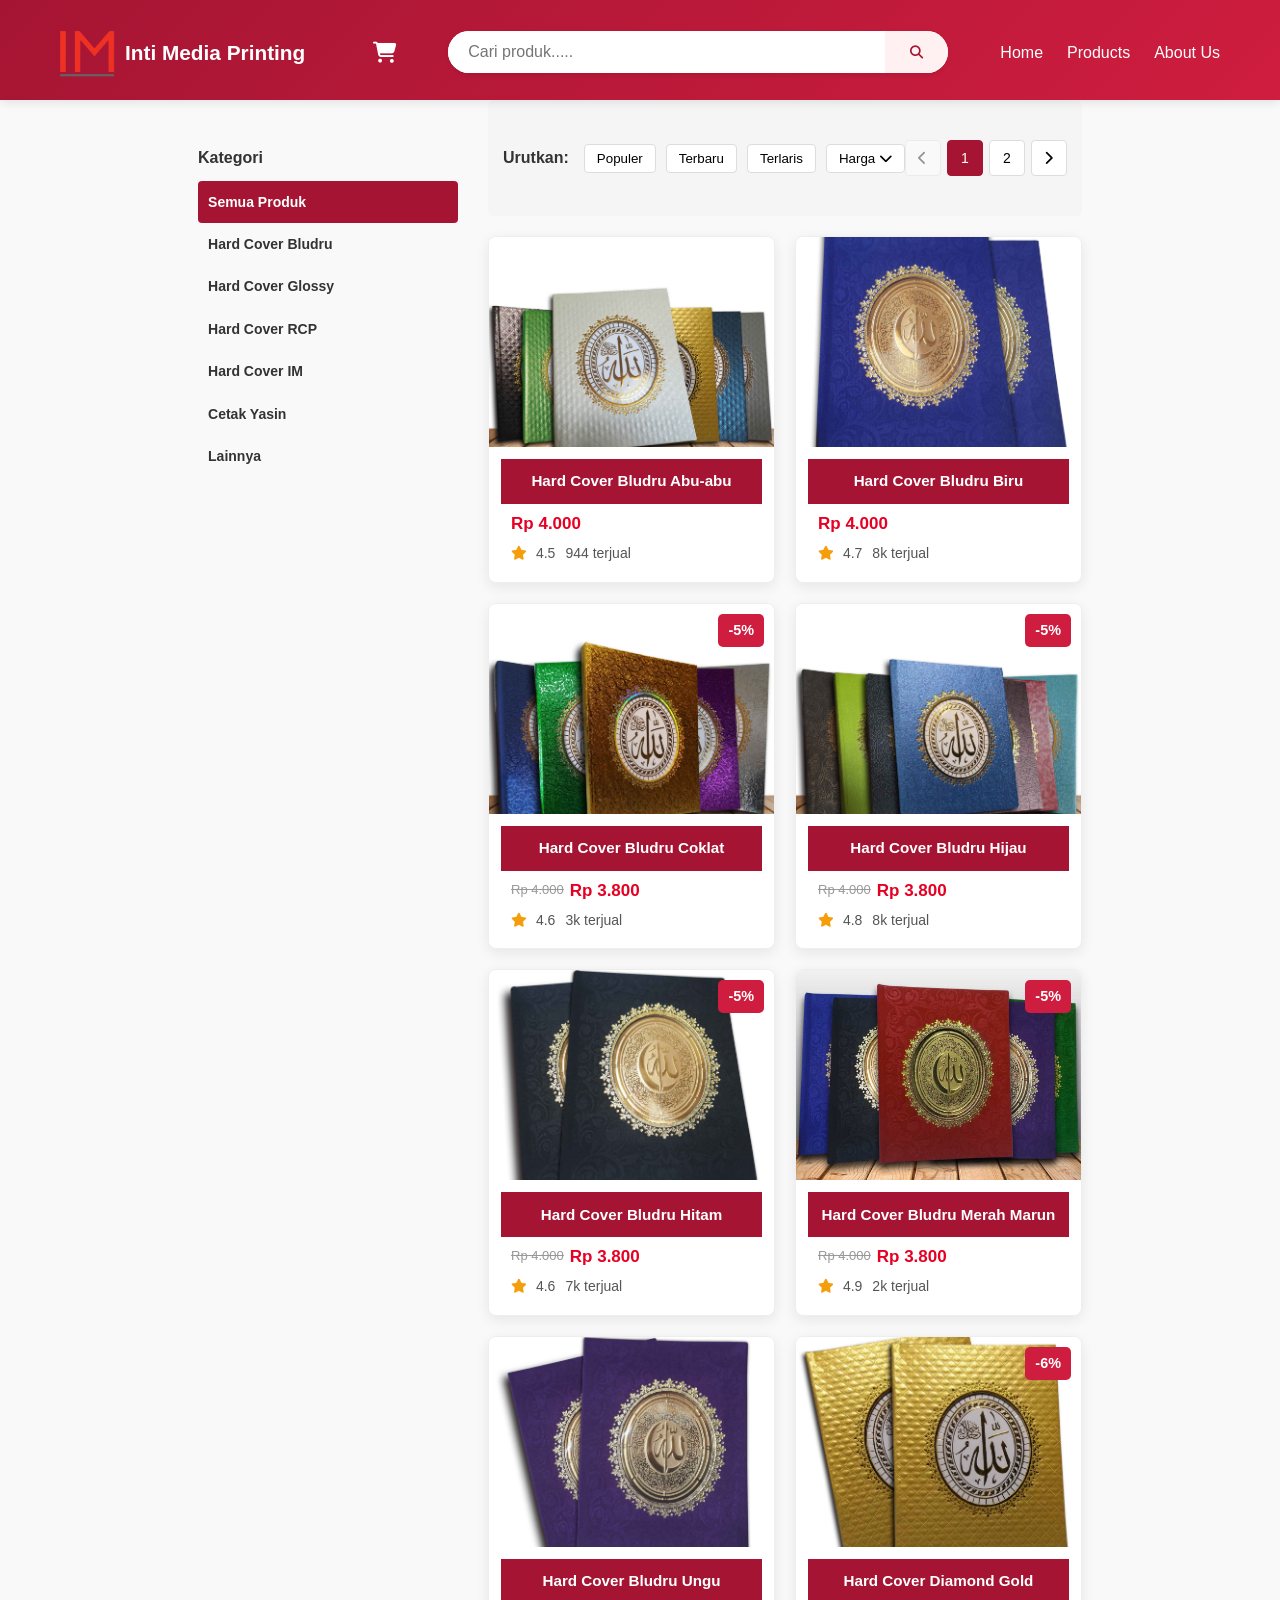
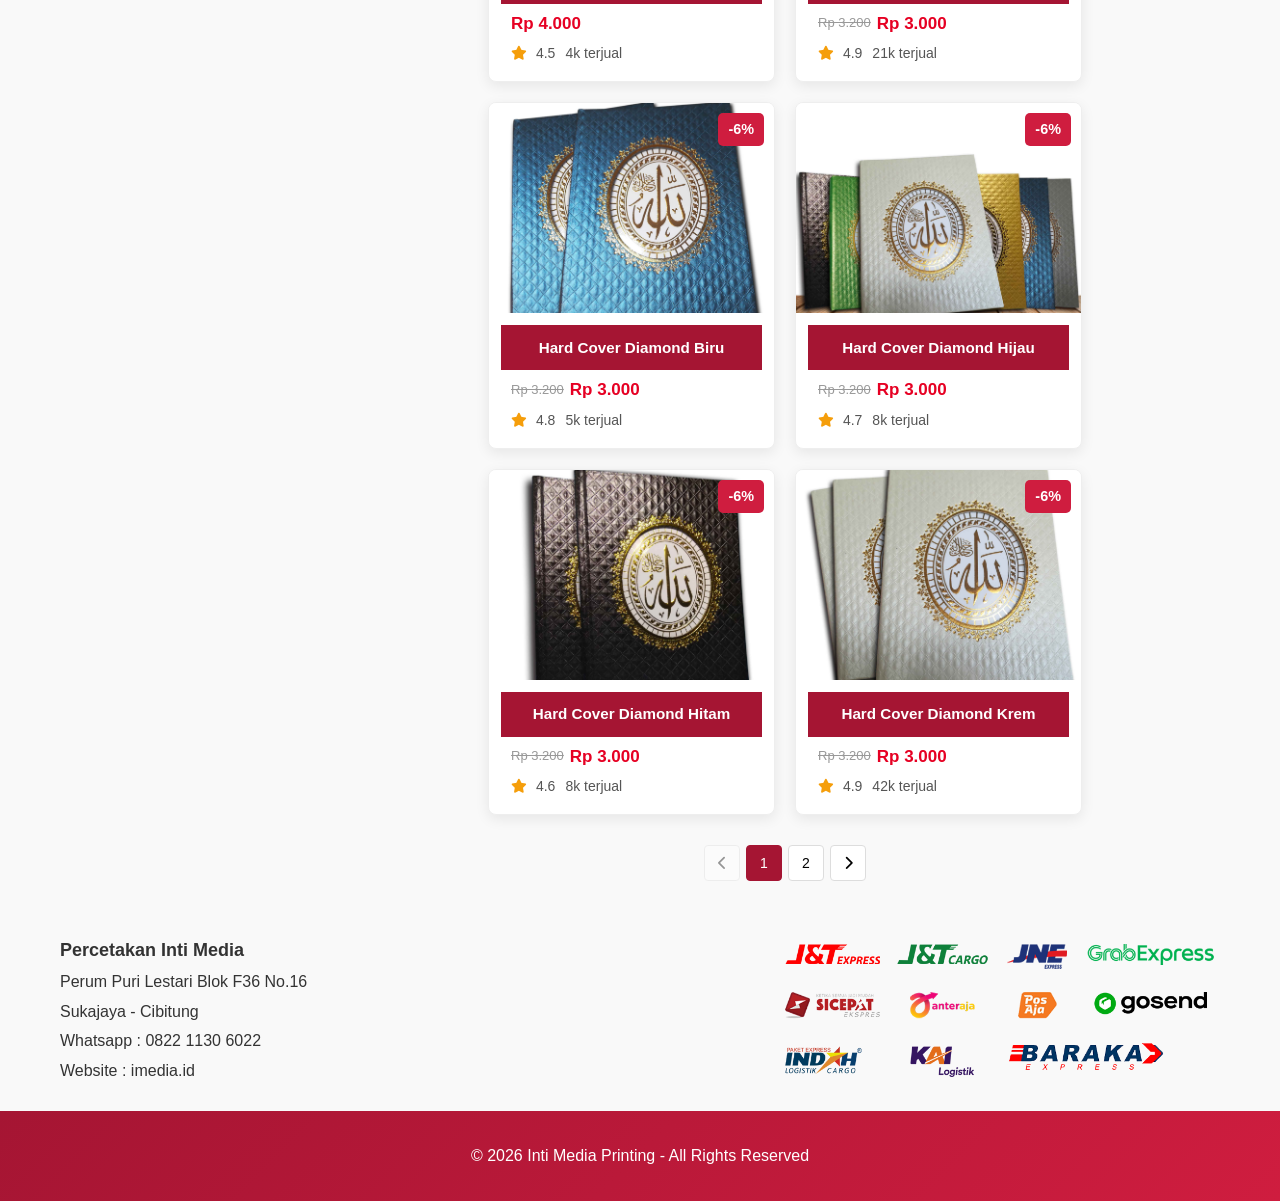
<file: productdetail.html>
<!DOCTYPE html>
<html lang="id">
<head>
    <meta charset="UTF-8">
    <meta name="viewport" content="width=device-width, initial-scale=1.0">
    <meta name="description" content="Inti Media Printing - Toko online hard cover berkualitas. Tersedia hard cover bludru, glossy, diamond, RCP dengan harga terjangkau.">
    <meta name="keywords" content="hard cover, bludru, glossy, diamond, RCP, percetakan, jilid buku">
    <meta name="author" content="Inti Media Printing">
    
    <!-- Open Graph untuk sosial media -->
    <meta property="og:title" content="IMPrintingOnline - Hard Cover Berkualitas">
    <meta property="og:description" content="Belanja hard cover mudah & aman">
    <meta property="og:image" content="URL_GAMBAR_UTAMA">
    <title>Detail Produk - IMPrintingOnline</title>

	<!-- Google tag (gtag.js) -->
	<script async src="https://www.googletagmanager.com/gtag/js?id=G-FKC324B7FX"></script>
	<script>
	  window.dataLayer = window.dataLayer || [];
	  function gtag(){dataLayer.push(arguments);}
	  gtag('js', new Date());

	  gtag('config', 'G-FKC324B7FX');
	</script>

    <link rel="stylesheet" href="https://cdnjs.cloudflare.com/ajax/libs/font-awesome/6.4.2/css/all.min.css">
    <link rel="icon" type="image/png" href="assets/images/logo.png">
	<link rel="stylesheet" href="css/style.css">
</head>

<body>
	<nav class="navbar">
		<div class="container-header">
			<div class="nav-brand">
				<a href="index.html">
					<img src="assets/images/logo.png" alt="IMPrintingOnline Logo" class="nav-logo">
					<span>Inti Media Printing</span>
				</a>
			</div>
			
			<!-- Cart Icon - Pindahkan ke sebelum toggle -->
			<div class="cart-icon" id="cartIcon" style="cursor: pointer;">
				<i class="fas fa-shopping-cart"></i>
				<span class="cart-count">0</span>
			</div>
			
			<!-- Mobile Menu Toggle -->
			<div id="mobileMenuToggle" class="mobile-menu-toggle">
				<span></span>
				<span></span>
				<span></span>
			</div>
			
			<div class="search-section">
				<div class="search-container">
					<input type="text" class="search-input" id="searchInputHome" placeholder="Cari produk.....">
					<button class="search-btn" onclick="searchProducts()">
						<i class="fas fa-search"></i>
					</button>
				</div>
			</div>
			
			<ul class="nav-menu" id="navMenu">
				<li><a href="index.html">Home</a></li>
				<li><a href="products.html">Products</a></li>
				<li><a href="about.html">About Us</a></li>
			</ul>
		</div>
	</nav>
    
    <div class="container">
        <div id="productDetail" class="product-detail"></div>
    </div>
    
	<footer class="footer-bawah">
		© 2026 Inti Media Printing - All Rights Reserved
	</footer>

	<script src="js/products.js"></script>
	<script src="js/cart.js"></script>

	<script>

	let currentProduct = null;
	let selectedVarian = { tipe:null };
	let quantity = 1;
	let currentImageIndex = 0;
	let productImages = [];


	/* ================= LOAD PRODUCT ================= */

	function loadProduct(){

		const urlParams = new URLSearchParams(window.location.search);
		const productId = urlParams.get('id');

		if(!productId){
			window.location.href = "products.html";
			return;
		}

		if(typeof Products === "undefined"){
			console.error("Products object tidak ditemukan");
			return;
		}

		currentProduct = Products.getById(productId);

		if(!currentProduct){
			window.location.href = "products.html";
			return;
		}

		displayProduct();

		/* ================= SEO META ================= */

		document.title = `${currentProduct.nama} - IMPrintingOnline`;

		const metaDesc = document.querySelector("meta[name='description']");
		if(metaDesc){
			metaDesc.setAttribute(
				"content",
				currentProduct.deskripsi?.pendek || currentProduct.nama
			);
		}

		/* ================= OPEN GRAPH IMAGE ================= */

		const ogImage = document.querySelector("meta[property='og:image']");
		if(ogImage){
			ogImage.setAttribute(
				"content",
				currentProduct.gambar?.utama || "assets/images/logo.png"
			);
		}

	}

	/* ================= DISPLAY PRODUCT ================= */

	function displayProduct(){

		const p = currentProduct;
		const container = document.getElementById("productDetail");

		if(!container) return;

		const hargaNormal = Number(p.harga?.normal || 0);
		const hargaDiskon = p.harga?.diskon ? Number(p.harga.diskon) : null;
		const hargaAwal = hargaDiskon || hargaNormal;

		container.innerHTML = `

		<div class="product-layout">

			<!-- ================= IMAGES ================= -->

			<div class="product-images">

				<div class="detail-image-container">

					<button class="img-nav prev" onclick="prevImage()">
						<i class="fas fa-chevron-left"></i>
					</button>

					<img id="mainImage"
					src="${p.gambar?.utama || 'assets/images/default-product.jpg'}"
					alt="${p.nama}"
					class="detail-image">

					<button class="img-nav next" onclick="nextImage()">
						<i class="fas fa-chevron-right"></i>
					</button>

				</div>

				<div class="image-gallery">

					${[p.gambar?.utama, ...(p.gambar?.gallery || [])].map(img=>`

					<img src="${img}"
					class="thumb"
					onclick="changeImage('${img}')">

					`).join("")}

				</div>

			</div>


			<!-- ================= PRODUCT INFO ================= -->

			<div class="detail-info">

				<h1>${p.nama || "Produk"}</h1>

				<div class="detail-price">

					<span class="current-price" id="hargaDisplay">
					Rp ${hargaAwal.toLocaleString("id-ID")}
					</span>

					${hargaDiskon ? `
					<span class="old-price">
					Rp ${hargaNormal.toLocaleString("id-ID")}
					</span>
					` : ""}

				</div>


				<!-- META -->

				<div class="product-meta">

					<span>
						<i class="fas fa-box"></i>
						Stok: ${p.stok}
					</span>

					<span>
						<i class="fas fa-star"></i>
						${p.penjualan?.rating || 4.5} Rating
					</span>

					<span>
						<i class="fas fa-shopping-bag"></i>
						${p.penjualan?.terjual || 0} Terjual
					</span>

				</div>


				<!-- VARIAN -->

				<div class="varian-section">

					<div class="varian-title">Pilih Tipe:</div>

					<div class="varian-options" id="tipeOptions"></div>


					<div class="varian-title">Jumlah:</div>

					<div class="quantity-selector">

						<button class="quantity-btn"
						onclick="updateQuantity(-1)">-</button>

						<input type="text"
						id="quantity"
						class="quantity-input"
						value="1"
						inputmode="numeric">

						<button class="quantity-btn"
						onclick="updateQuantity(1)">+</button>

					</div>

				</div>


				<!-- BUTTON -->

				<div style="margin-top:20px">

					<button class="btn-add-cart" onclick="addToCart()">
						<i class="fas fa-cart-plus"></i> Tambah ke Keranjang
					</button>

					<button class="btn-buy-now" onclick="buyNow()">
						<i class="fas fa-bolt"></i> Beli Sekarang
					</button>

				</div>


				<!-- DESKRIPSI -->

				<div class="product-description">

					<h3>
						<i class="fas fa-info-circle"></i>
						Deskripsi Produk
					</h3>

					<p>
					${p.deskripsi?.panjang || p.deskripsi?.pendek || "Deskripsi produk tidak tersedia"}
					</p>

				</div>

			</div>

		</div>

		`;

		/* ================= INIT IMAGE SLIDER ================= */

		initImages();


		/* ================= LOAD VARIAN ================= */

		const tipeOptions = document.getElementById("tipeOptions");

		if(p.varian?.tipe){

			tipeOptions.innerHTML = p.varian.tipe.map(t=>{

				return `
				<div class="varian-item">

					<button class="varian-option"
					onclick="selectTipe('${t.kode}',this)">

						${t.nama}

					</button>

					<div class="varian-desc">
						${t.deskripsi || ""}
					</div>

				</div>
				`;

			}).join("");

		}


		/* ================= AUTO SELECT VARIAN ================= */

		if(p.varian?.tipe?.length){

			selectedVarian.tipe = p.varian.tipe[0].kode;

			setTimeout(()=>{

				const first =
				document.querySelector("#tipeOptions .varian-option");

				if(first) first.classList.add("selected");

				updateHarga();

			},50);

		}


		setupQuantityInput();
		updateCartCount();

	}

	function initImages(){

		const p = currentProduct;

		productImages = [
			p.gambar?.utama,
			...(p.gambar?.gallery || [])
		].filter(Boolean);

		currentImageIndex = 0;

		setTimeout(()=>{
			showImage(0);
		},50);

	}

	function showImage(index){

		if(!productImages.length) return;

		if(index < 0) index = productImages.length - 1;
		if(index >= productImages.length) index = 0;

		currentImageIndex = index;

		const img = document.getElementById("mainImage");

		if(img){
			img.src = productImages[currentImageIndex];
		}

		/* highlight thumbnail aktif */
		document.querySelectorAll(".thumb").forEach((thumb,i)=>{
			thumb.classList.toggle("active", i === currentImageIndex);
		});

	}

	function nextImage(){
		showImage(currentImageIndex + 1);
	}

	function prevImage(){
		showImage(currentImageIndex - 1);
	}

	function changeImage(src){

		const index = productImages.indexOf(src);

		if(index !== -1){
			showImage(index);
		}
	}

	/* ================= QUANTITY ================= */

	function setupQuantityInput(){

		const input = document.getElementById("quantity");
		if(!input) return;

		input.addEventListener("input",function(){

			this.value = this.value.replace(/[^0-9]/g,'');

			if(this.value === "") this.value = 1;

			quantity = parseInt(this.value);

		});

	}


	/* ================= SELECT VARIAN ================= */

	function selectTipe(tipe,element){

		selectedVarian.tipe = tipe;

		document
		.querySelectorAll("#tipeOptions .varian-option")
		.forEach(btn=>btn.classList.remove("selected"));

		element.classList.add("selected");

		updateHarga();

	}


	/* ================= UPDATE HARGA ================= */

	function updateHarga(){

		if(!currentProduct) return;

		let harga =
		currentProduct.harga?.diskon ||
		currentProduct.harga?.normal ||
		0;

		const tipeData =
		currentProduct.varian?.tipe
		?.find(t=>t.kode === selectedVarian.tipe);

		if(tipeData?.hargaTambahan){
			harga += tipeData.hargaTambahan;
		}

		const display =
		document.getElementById("hargaDisplay");

		if(display){
			display.textContent =
			"Rp " + harga.toLocaleString("id-ID");
		}

	}


	/* ================= UPDATE QTY BUTTON ================= */

	function updateQuantity(change){

		const input = document.getElementById("quantity");

		let val = parseInt(input.value) || 1;

		val += change;

		if(val < 1) val = 1;

		input.value = val;

		quantity = val;

	}


	/* ================= ADD CART ================= */

	function addToCart(){

		if(!selectedVarian.tipe){
			alert("Silakan pilih tipe produk!");
			return;
		}

		if(typeof cart === "undefined"){
			alert("Keranjang belum tersedia");
			return;
		}

		cart.add(currentProduct,selectedVarian,quantity);

		updateCartCount();

	}


	/* ================= BUY NOW ================= */

	function buyNow(){

		if(!selectedVarian.tipe){
			alert("Silakan pilih tipe produk!");
			return;
		}

		sessionStorage.setItem("checkoutItem",
		JSON.stringify({
			product:currentProduct,
			varian:selectedVarian,
			quantity:quantity
		}));

		window.location.href = "checkout.html";

	}


	/* ================= CART COUNT ================= */

	function updateCartCount(){

		const el = document.querySelector(".cart-count");

		if(el && typeof cart !== "undefined"){
			el.textContent = cart.getTotalItems();
		}

	}


	/* ================= SEARCH ================= */

	function searchProducts(){

		const query =
		document.getElementById("searchInputHome").value;

		if(query.trim()){
			window.location.href =
			"products.html?search=" +
			encodeURIComponent(query);
		}

	}


	/* ================= INIT ================= */

	document.addEventListener("DOMContentLoaded",function(){

		loadProduct();

		const cartIcon =
		document.getElementById("cartIcon");

		if(cartIcon){
			cartIcon.onclick = ()=>{
				window.location.href="checkout.html";
			};
		}

	});

	</script>

	<script>

	document.addEventListener("DOMContentLoaded", function(){

		const mobileToggle = document.getElementById("mobileMenuToggle");
		const navMenu = document.getElementById("navMenu");

		/* ================= MOBILE MENU ================= */

		if(mobileToggle && navMenu){

			mobileToggle.addEventListener("click", function(e){

				e.stopPropagation();

				navMenu.classList.toggle("active");
				this.classList.toggle("open");

			});


			/* CLOSE MENU WHEN CLICK OUTSIDE */

			document.addEventListener("click", function(e){

				if(!navMenu.contains(e.target) && !mobileToggle.contains(e.target)){

					navMenu.classList.remove("active");
					mobileToggle.classList.remove("open");

				}

			});


			/* CLOSE MENU WHEN CLICK LINK */

			navMenu.querySelectorAll("a").forEach(link=>{

				link.addEventListener("click", ()=>{

					navMenu.classList.remove("active");
					mobileToggle.classList.remove("open");

				});

			});

		}


		/* ================= MOBILE INPUT FIX ================= */

		const searchInput = document.getElementById("searchInputHome");

		if(searchInput){

			searchInput.addEventListener("focus", function(){

				setTimeout(()=>{

					this.scrollIntoView({
						behavior:"smooth",
						block:"center"
					});

				},300);

			});

		}


		/* ================= FIX 100vh MOBILE ================= */

		function setVh(){

			const vh = window.innerHeight * 0.01;
			document.documentElement.style.setProperty("--vh", vh + "px");

		}

		setVh();
		window.addEventListener("resize", setVh);


	});

	</script>
</body>
</html>
</file>
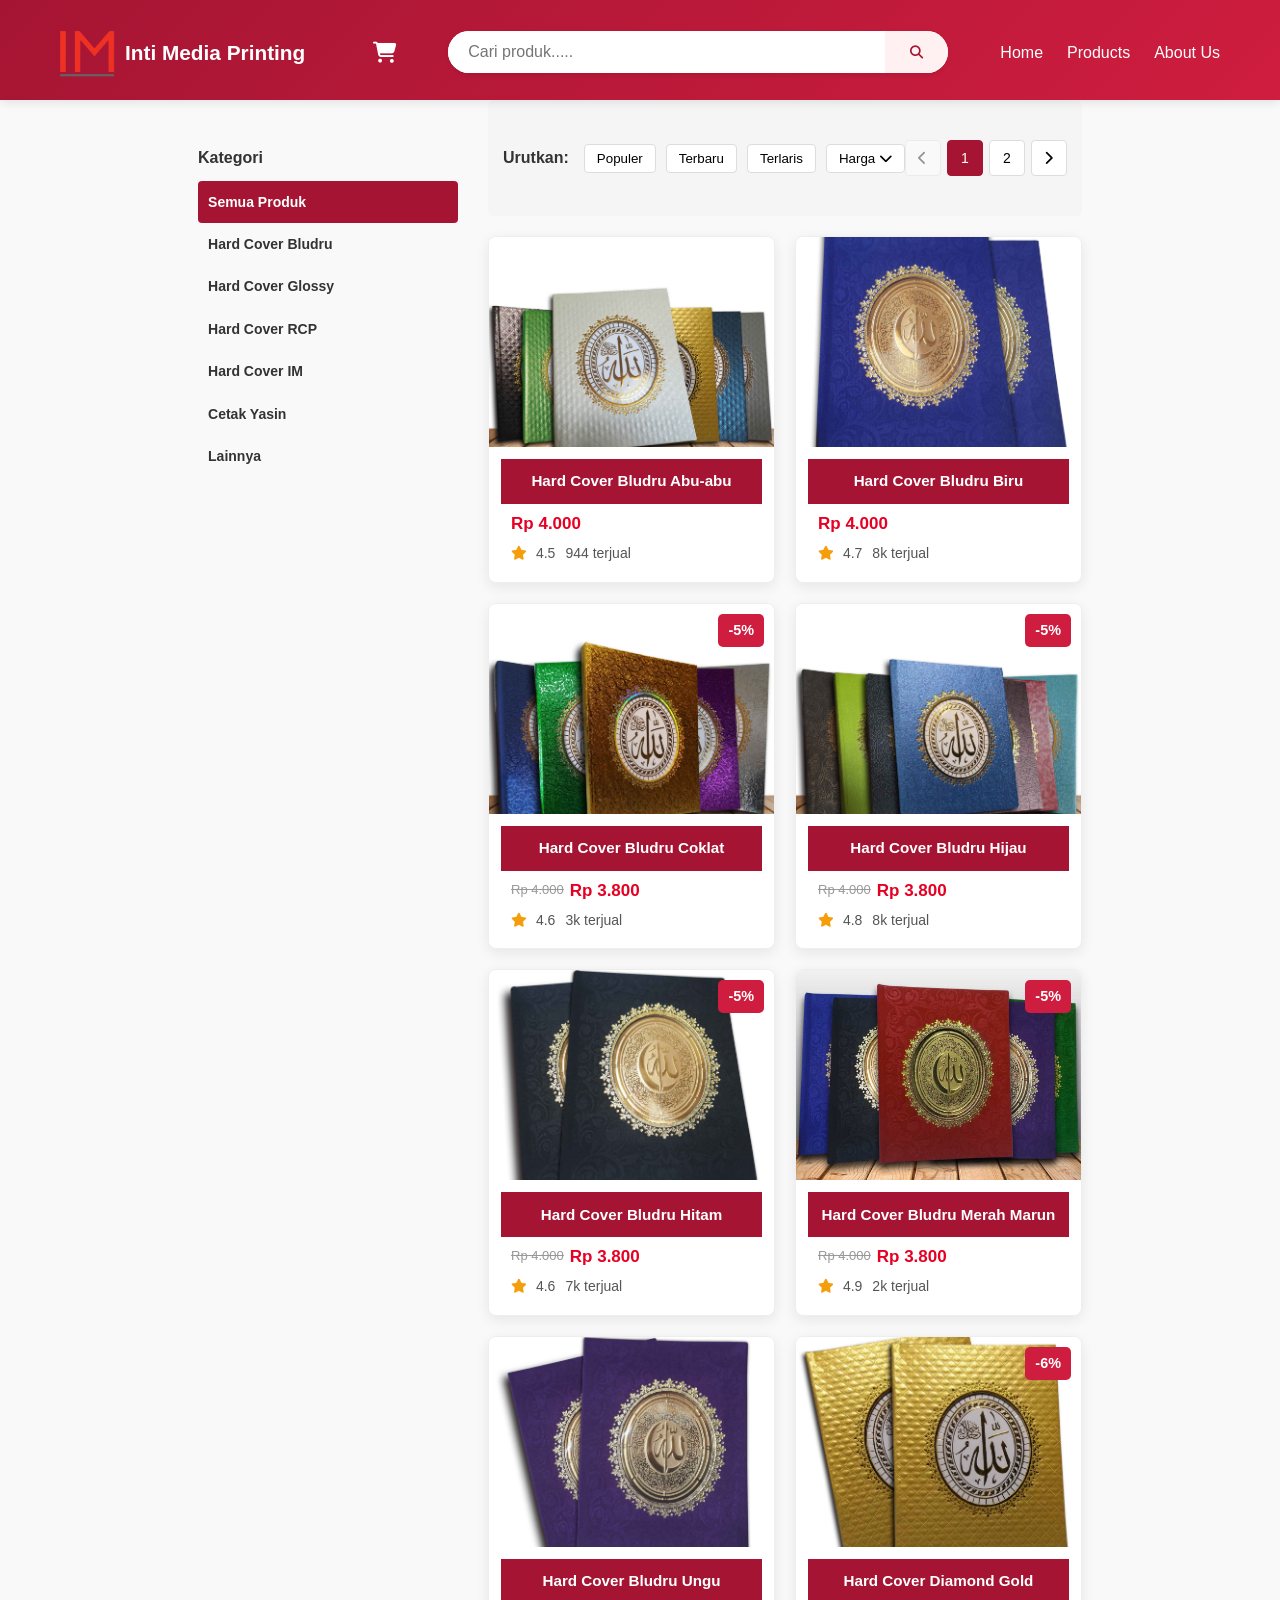
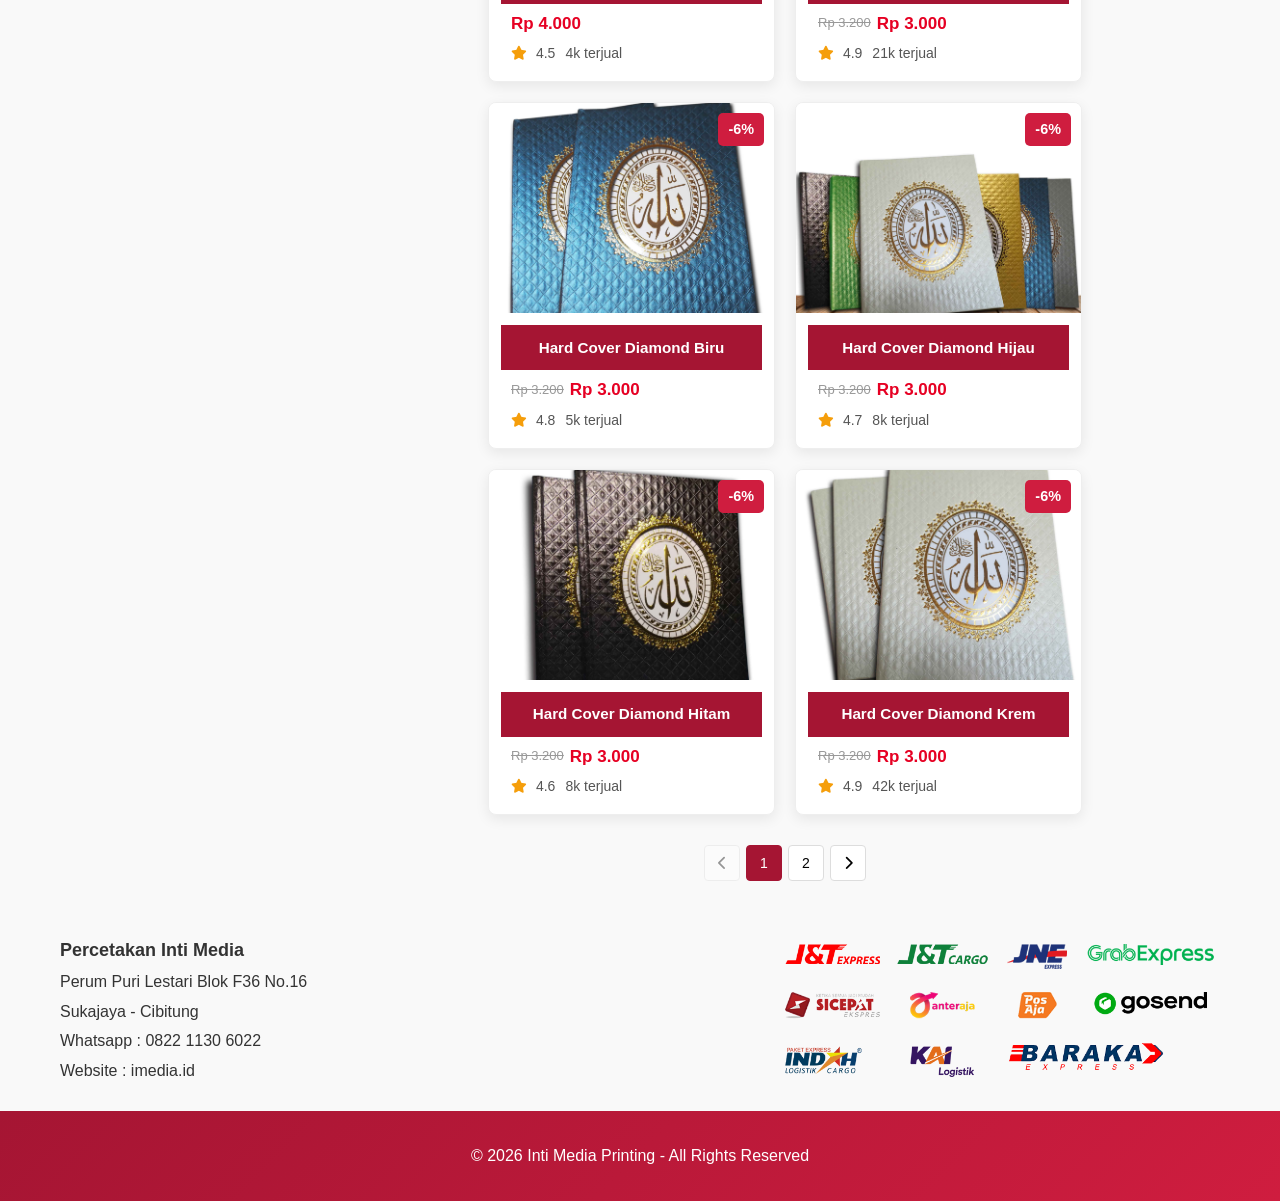
<file: products.html>
<!DOCTYPE html>
<html lang="id">
<head>
    <meta charset="UTF-8">
    <meta name="viewport" content="width=device-width, initial-scale=1.0, maximum-scale=1.0, user-scalable=yes">
    <meta name="description" content="Inti Media Printing - Toko online hard cover berkualitas. Tersedia hard cover bludru, glossy, diamond, RCP dengan harga terjangkau.">
    <meta name="keywords" content="hard cover, bludru, glossy, diamond, RCP, percetakan, jilid buku">
    <meta name="author" content="Inti Media Printing">
    <meta property="og:title" content="IMPrintingOnline - Hard Cover Berkualitas">
    <meta property="og:description" content="Belanja hard cover mudah & aman">
    <meta property="og:image" content="URL_GAMBAR_UTAMA">
    <title>Products - IMPrintingOnline</title>

	<!-- Google tag (gtag.js) -->
	<script async src="https://www.googletagmanager.com/gtag/js?id=G-FKC324B7FX"></script>
	<script>
	  window.dataLayer = window.dataLayer || [];
	  function gtag(){dataLayer.push(arguments);}
	  gtag('js', new Date());

	  gtag('config', 'G-FKC324B7FX');
	</script>

    <link rel="stylesheet" href="https://cdnjs.cloudflare.com/ajax/libs/font-awesome/6.5.0/css/all.min.css">
	<link rel="icon" type="image/png" href="assets/images/logo.png">
	<link rel="stylesheet" href="css/style.css">
</head>

<body>
	<nav class="navbar">
		<div class="container-header">
			<div class="nav-brand">
				<a href="index.html">
					<img src="assets/images/logo.png" alt="IMPrintingOnline Logo" class="nav-logo">
					<span>Inti Media Printing</span>
				</a>
			</div>
			
			<div class="cart-icon" id="cartIcon" style="cursor: pointer;">
				<i class="fas fa-shopping-cart"></i>
				<span class="cart-count">0</span>
			</div>

			<div id="mobileMenuToggle" class="mobile-menu-toggle">
				<span></span>
				<span></span>
				<span></span>
			</div>
			
			<div class="search-section">
				<div class="search-container">
					<input type="text" class="search-input" id="searchInputHome" placeholder="Cari produk.....">
					<button class="search-btn" onclick="searchProducts()">
						<i class="fas fa-search"></i>
					</button>
				</div>
			</div>
			
			<ul class="nav-menu" id="navMenu">
				<li><a href="index.html">Home</a></li>
				<li><a href="products.html">Products</a></li>
				<li><a href="about.html">About Us</a></li>
			</ul>
		</div>
	</nav>

    <div class="container">

		<div class="shop-layout">

			<!-- SIDEBAR KATEGORI -->
			<aside class="shop-sidebar">

				<h3 class="sidebar-title">Kategori</h3>

				<ul class="kategori-list">
					<li onclick="setKategori('all')" class="active">Semua Produk</li>
					<li onclick="setKategori('Hard Cover Bludru')">Hard Cover Bludru</li>
					<li onclick="setKategori('Hard Cover Glossy')">Hard Cover Glossy</li>
					<li onclick="setKategori('Hard Cover RCP')">Hard Cover RCP</li>
					<li onclick="setKategori('Hard Cover IM')">Hard Cover IM</li>
					<li onclick="setKategori('Cetak Yasin')">Cetak Yasin</li>
					<li onclick="setKategori('Lainnya')">Lainnya</li>
				</ul>

			</aside>


			<!-- AREA PRODUK -->
			<div class="shop-products">

				<!-- SORT BAR -->
				<div class="sort-bar">

					<div class="sort-left">
						<span class="sort-label">Urutkan:</span>

						<button onclick="setSort('populer')">Populer</button>
						<button onclick="setSort('terbaru')">Terbaru</button>
						<button onclick="setSort('terlaris')">Terlaris</button>
						<div class="sort-dropdown">

							<button class="sort-btn">
								Harga <i class="fas fa-chevron-down"></i>
							</button>

							<div class="sort-dropdown-menu">
								<div onclick="setSort('termurah')">Harga: Rendah ke Tinggi</div>
								<div onclick="setSort('termahal')">Harga: Tinggi ke Rendah</div>
							</div>

						</div>
					</div>

					<!-- PAGINATION ATAS -->
					<div class="pagination-container" id="paginationContainer1"></div>

				</div>

				<!-- PRODUCT GRID -->
				<div class="product-grid" id="productGrid"></div>

				<!-- PAGINATION BAWAH -->
				<div class="pagination-container" id="paginationContainer2"></div>

			</div>

		</div>

    </div>

	<footer class="footer-atas">

		<div class="container">

			<div class="footer-left">
				<span>Percetakan Inti Media</span>
				<span>Perum Puri Lestari Blok F36 No.16</span>
				<span>Sukajaya - Cibitung</span>
				<span>Whatsapp : 0822 1130 6022</span>
				<span>Website : imedia.id</span>
			</div>

			<div class="footer-right">
				<img src="assets/images/ekspedisi.png" alt="Ekspedisi">
			</div>

		</div>

	</footer>

	<footer class="footer-bawah">
		© 2026 Inti Media Printing - All Rights Reserved
	</footer>

    <script src="js/products.js"></script>
    <script src="js/cart.js"></script>
	<script>

	let allProducts = [];
	let filteredProducts = [];

	let currentPage = 1;
	const productsPerPage = 12;

	let currentKategori = "all";
	let currentSort = "default";


	/* ================================
	URL PARAMS
	================================ */

	function getUrlParams(){
	const urlParams = new URLSearchParams(window.location.search);

	return{
	search: urlParams.get('search') || '',
	kategori: urlParams.get('kategori') || 'all',
	sort: urlParams.get('sort') || 'default'
	};

	}


	function setKategori(kategori){

	currentKategori = kategori;

	document.querySelectorAll(".kategori-list li").forEach(li=>{
	li.classList.remove("active");
	});

	event.target.classList.add("active");

	filterProducts();

	}

	function setSort(sort){

	currentSort = sort;

	document.querySelectorAll(".sort-bar button").forEach(btn=>{
	btn.classList.remove("active");
	});

	event.target.classList.add("active");

	filterProducts();
	}

	/* ================================
	FILTER PRODUCTS
	================================ */

	function filterProducts(){

	const searchInputHome = document.getElementById('searchInputHome');
	const search = searchInputHome ? searchInputHome.value.toLowerCase() : "";

	const kategori = currentKategori;
	const sort = currentSort;

	const url = new URL(window.location);
	url.searchParams.set('search',search);
	window.history.pushState({},'',url);


	filteredProducts = allProducts.filter(p=>{

	const matchSearch =
	search==="" ||
	p.nama.toLowerCase().includes(search) ||
	(p.deskripsi?.pendek || "").toLowerCase().includes(search) ||
	(p.deskripsi?.panjang || "").toLowerCase().includes(search);

	const matchKategori = kategori==="all" || p.kategori===kategori;

	return matchSearch && matchKategori;

	});


	switch(sort){

	case "populer":
	filteredProducts.sort((a,b)=>
	(b.penjualan?.rating || 0) - (a.penjualan?.rating || 0)
	);
	break;

	case "terbaru":
	filteredProducts.sort((a,b)=>
	(b.id || 0) - (a.id || 0)
	);
	break;

	case "termurah":
	filteredProducts.sort((a,b)=>
	(a.harga?.diskon || a.harga?.normal || 0) -
	(b.harga?.diskon || b.harga?.normal || 0)
	);
	break;

	case "termahal":
	filteredProducts.sort((a,b)=>
	(b.harga?.diskon || b.harga?.normal || 0) -
	(a.harga?.diskon || a.harga?.normal || 0)
	);
	break;

	case "terlaris":
	filteredProducts.sort((a,b)=>
	(b.penjualan?.terjual || 0) - (a.penjualan?.terjual || 0)
	);
	break;

	default:
	filteredProducts.sort((a,b)=>(a.id || 0) - (b.id || 0));

	}

	currentPage = 1;

	displayProducts();
	updateActiveFilters();

	}




	/* ================================
	ACTIVE FILTERS
	================================ */

	function updateActiveFilters(){

	const params=getUrlParams();
	const activeFilters=[];

	if(params.search) activeFilters.push(`Pencarian: "${params.search}"`);
	if(params.kategori!=="all") activeFilters.push(`Kategori: ${params.kategori}`);

	const filterEl=document.getElementById('activeFilters');

	if(!filterEl) return;

	if(activeFilters.length>0){

	filterEl.innerHTML=`
	<div style="display:flex;gap:10px;flex-wrap:wrap;">
	${activeFilters.map(f=>`
	<span style="background:var(--light);padding:5px 10px;border-radius:5px;font-size:0.9rem;">
	<i class="fas fa-filter"></i> ${f}
	</span>
	`).join("")}
	</div>
	`;

	}else{

	filterEl.innerHTML="";

	}

	}

	/* ================================
	FORMAT ANGKA KE K (RIBUAN)
	================================ */

	function formatNumberToK(num) {
		if (!num) return 0;
		
		if (num >= 1000000) {
			return (num / 1000000).toFixed(1) + 'jt';
		} else if (num >= 1000) {
			return (num / 1000).toFixed(0) + 'k';
		} else {
			return num.toString();
		}
	}

	/* ================================
	DISPLAY PRODUCTS
	================================ */

	function displayProducts(){

	const grid=document.getElementById("productGrid");

	const start=(currentPage-1)*productsPerPage;
	const end=start+productsPerPage;

	const productsToShow=filteredProducts.slice(start,end);


	if(filteredProducts.length===0){

	grid.innerHTML=`
	<div class="empty-state">
	<i class="fas fa-search"></i>
	<h3>Tidak Ada Produk</h3>
	<p>Maaf produk tidak ditemukan</p>
	<button class="btn-reset-filter" onclick="resetFilters()">
	<i class="fas fa-redo-alt"></i> Reset Filter
	</button>
	</div>
	`;

	return;

	}


	grid.innerHTML=productsToShow.map(p=>{

	const harga=p.harga?.diskon||p.harga?.normal||0;

	const diskon=p.harga?.diskon ?
	Math.round((1-p.harga.diskon/p.harga.normal)*100)
	:0;

	return `

	<div class="product-card" onclick="window.location.href='productdetail.html?id=${p.id}'">

	<img src="${p.gambar?.utama || 'assets/images/default-product.jpg'}"
	class="product-image"
	onerror="this.src='assets/images/default-product.jpg'">

	${diskon>0?`<span class="discount-badge">-${diskon}%</span>`:""}

	<div class="product-info">

	<div class="producttitle-container">
	<h3 class="product-title">${p.nama || "Produk"}</h3>
	</div>

	<div class="product-price">

	${p.harga?.diskon ? `
	<div class="price-old">
	Rp ${p.harga.normal.toLocaleString('id-ID')}
	</div>` : ""}

	<div class="price-now">
	Rp ${harga.toLocaleString('id-ID')}
	</div>

	</div>

	<div class="product-meta">

	<div class="product-rating">
	<i class="fas fa-star"></i>
	<span>${p.penjualan?.rating || 4.8}</span>
	</div>

	<div class="product-sold">
	${formatNumberToK(p.penjualan?.terjual || 0)} terjual
	</div>

	</div>

	</div>
	</div>

	`;

	}).join("");

	renderPagination();

	}

	/* ================================
	FORMAT ANGKA KE FORMAT SINGKAT
	================================ */

	function formatNumberShort(num) {
		if (!num) return '0';
		
		if (num >= 1000000000) {
			return (num / 1000000000).toFixed(1) + 'M';
		} else if (num >= 1000000) {
			return (num / 1000000).toFixed(1) + 'JT';
		} else if (num >= 1000) {
			// Untuk 1000 ke atas, tampilkan dalam ribuan (k)
			const ribuan = num / 1000;
			// Jika desimal .0, tampilkan tanpa desimal
			if (ribuan % 1 === 0) {
				return ribuan.toFixed(0) + 'k';
			} else {
				return ribuan.toFixed(1) + 'k';
			}
		} else {
			return num.toString();
		}
	}

	/* ================================
	PAGINATION
	================================ */

	function renderPagination(){

	const containers = [
	document.getElementById("paginationContainer1"),
	document.getElementById("paginationContainer2")
	];

	const totalPages = Math.ceil(filteredProducts.length / productsPerPage);

	if(totalPages <= 1){
	containers.forEach(container=>{
	if(container) container.innerHTML="";
	});
	return;
	}

	let html="";

	/* PREVIOUS */

	html += `
	<button class="page-btn ${currentPage===1 ? "disabled" : ""}" onclick="prevPage()">
	<i class="fas fa-chevron-left"></i>
	</button>
	`;

	/* PAGE NUMBERS */

	let startPage = Math.max(1, currentPage - 2);
	let endPage = Math.min(totalPages, startPage + 4);

	for(let i=startPage;i<=endPage;i++){

	html += `
	<button class="page-btn ${i===currentPage ? "active" : ""}" onclick="goToPage(${i})">
	${i}
	</button>
	`;

	}

	/* NEXT */

	html += `
	<button class="page-btn ${currentPage===totalPages ? "disabled" : ""}" onclick="nextPage()">
	<i class="fas fa-chevron-right"></i>
	</button>
	`;

	/* TAMPILKAN DI ATAS DAN BAWAH */

	containers.forEach(container=>{
	if(container){
	container.innerHTML = html;
	}
	});

	}


	function goToPage(page){

	currentPage = page;

	displayProducts();

	window.scrollTo({
	top:0,
	behavior:"smooth"
	});

	}


	function nextPage(){

	const totalPages = Math.ceil(filteredProducts.length / productsPerPage);

	if(currentPage < totalPages){
	currentPage++;
	goToPage(currentPage);
	}

	}


	function prevPage(){

	if(currentPage > 1){
	currentPage--;
	goToPage(currentPage);
	}

	}


	/* ================================
	SEARCH
	================================ */

	function searchProducts(){

	const searchInput=document.getElementById("searchInputHome");
	const query=searchInput ? searchInput.value.trim() : "";

	if(query){
	window.location.href=`products.html?search=${encodeURIComponent(query)}`;
	}else{
	window.location.href="products.html";
	}

	}


	/* ================================
	INIT
	================================ */

	function applyFiltersFromUrl(){

	const params=getUrlParams();

	const searchInputHome=document.getElementById("searchInputHome");
	if(searchInputHome) searchInputHome.value=params.search;

	}


	function init(){

	if(typeof Products==="undefined" || !Products.getAll){
	console.error("Products object tidak ditemukan");
	return;
	}

	allProducts = Products.getAll();

	console.log("TOTAL PRODUK:", allProducts.length);

	applyFiltersFromUrl();
	filterProducts();

	}

	/* ================================
	DOMContentLoaded
	================================ */

	document.addEventListener("DOMContentLoaded",function(){

	init();

	});

	</script>

	<script>
		// Mobile Menu Toggle
		document.addEventListener('DOMContentLoaded', function() {
			const mobileToggle = document.getElementById('mobileMenuToggle');
			const navMenu = document.getElementById('navMenu');
			
			if (mobileToggle && navMenu) {
				mobileToggle.addEventListener('click', function() {
					navMenu.classList.toggle('active');
					
					// Animate hamburger to X
					const spans = this.children;
					if (navMenu.classList.contains('active')) {
						spans[0].style.transform = 'rotate(45deg) translate(5px, 5px)';
						spans[1].style.opacity = '0';
						spans[2].style.transform = 'rotate(-45deg) translate(7px, -7px)';
					} else {
						spans[0].style.transform = 'none';
						spans[1].style.opacity = '1';
						spans[2].style.transform = 'none';
					}
				});
				
				// Close menu when clicking outside
				document.addEventListener('click', function(event) {
					if (!navMenu.contains(event.target) && !mobileToggle.contains(event.target)) {
						navMenu.classList.remove('active');
						const spans = mobileToggle.children;
						spans[0].style.transform = 'none';
						spans[1].style.opacity = '1';
						spans[2].style.transform = 'none';
					}
				});
				
				// Close menu when clicking a link
				navMenu.querySelectorAll('a').forEach(link => {
					link.addEventListener('click', function() {
						navMenu.classList.remove('active');
						const spans = mobileToggle.children;
						spans[0].style.transform = 'none';
						spans[1].style.opacity = '1';
						spans[2].style.transform = 'none';
					});
				});
			}

			// Fix untuk input di mobile
			const searchInput = document.getElementById('searchInputHome');
			if (searchInput) {
				searchInput.addEventListener('focus', function() {
					// Scroll ke posisi yang tepat agar keyboard tidak menutupi input
					setTimeout(() => {
						this.scrollIntoView({ behavior: 'smooth', block: 'center' });
					}, 300);
				});
			}

			// Fix untuk 100vh di mobile (mengatasi masalah address bar)
			const setVh = () => {
				const vh = window.innerHeight * 0.01;
				document.documentElement.style.setProperty('--vh', `${vh}px`);
			};

			setVh();
			window.addEventListener('resize', setVh);
		});
	</script>

</body>
</html>
</file>
<file: css/style.css>
html {
    scroll-behavior: smooth;
    -webkit-overflow-scrolling: touch;
    -webkit-tap-highlight-color: transparent;
}

img {
    max-width: 100%;
    height: auto;
    display: block;
}

* {
    margin: 0;
    padding: 0;
    box-sizing: border-box;
}

:root {
    --primary: #2c3e50;
    --secondary: #a51533;
    --accent: #cf1d3f;
    --light: #ecf0f1;
    --dark: #2c3e50;
    --border: #ddd;
    --success: #27ae60;
    --warning: #f39c12;
    --shadow: 0 5px 15px rgba(0, 0, 0, 0.1);
    --shadow-hover: 0 8px 25px rgba(0, 0, 0, 0.15);
}

body {
    font-family: 'Segoe UI', Tahoma, Geneva, Verdana, sans-serif;
    line-height: 1.6;
    color: #333;
    background-color: #f9f9f9;
    min-height: 100vh;
    display: flex;
    flex-direction: column;
    overflow-x: hidden;
    -webkit-overflow-scrolling: touch;
    touch-action: pan-y;
}

/* ========== NAVBAR ========== */
.navbar {
    background: linear-gradient(135deg, #a51533 0%, #cf1d3f 100%);
    height: 100px;
    width: 100%;
    color: white;
    padding: 1.55rem 2rem;
    box-shadow: 0 2px 10px rgba(0, 0, 0, 0.1);
    position: sticky;
    top: 0;
    z-index: 1000;
}

.container,
.container-header {
    max-width: 1200px;
    margin: auto;
    padding: 0 20px;
}

.container-header {
    display: flex;
    align-items: center;
    justify-content: space-between;
    gap: 20px;
}

.nav-brand a {
    display: flex;
    align-items: center;
    gap: 10px;
    font-size: 1.3rem;
    font-weight: bold;
    color: white;
    text-decoration: none;
}

.nav-logo {
    height: 55px;
    width: auto;
}

.search-section {
    flex: 1;
    max-width: 500px;
}

.search-container {
    display: flex;
    background: white;
    border-radius: 50px;
    overflow: hidden;
    box-shadow: 0 2px 5px rgba(0, 0, 0, 0.1);
}

.search-input {
    flex: 1;
    padding: 12px 20px;
    border: none;
    outline: none;
    font-size: 1rem;
}

.search-btn {
    padding: 12px 25px;
    background: #fff0f2;
    color: #a51533;
    border: none;
    cursor: pointer;
    transition: 0.3s;
}

.search-btn:hover {
    background: #d5909d;
}

.nav-menu {
    display: flex;
    list-style: none;
    gap: 1.5rem;
}

.nav-menu a {
    color: white;
    text-decoration: none;
    font-weight: 500;
    transition: opacity 0.3s;
    padding: 0.5rem 0;
}

.nav-menu a:hover,
.nav-menu a.active {
    opacity: 0.8;
    border-bottom: 2px solid white;
}

.cart-icon {
    position: relative;
    font-size: 1.3rem;
    margin-left: 1rem;
    transition: transform 0.3s;
    cursor: pointer;
}

.cart-icon:hover {
    transform: scale(1.1);
}

.cart-count {
    position: absolute;
    top: -8px;
    right: -8px;
    background: var(--accent);
    color: white;
    font-size: 0.8rem;
    padding: 2px 6px;
    border-radius: 50%;
    min-width: 18px;
    text-align: center;
}

/* ========== HERO SECTION ========== */
.hero {
    color: white;
    padding: 4rem 0;
    margin-bottom: 2rem;
}

.hero-grid {
    display: grid;
    grid-template-columns: 1.6fr 1fr;
    gap: 40px;
    align-items: center;
}

.hero-image {
    border-radius: 20px;
    overflow: hidden;
    box-shadow: var(--shadow-hover);
    transition: transform 0.3s;
}

.hero-image:hover {
    transform: scale(1.02);
}

.hero-image img {
    width: 100%;
    height: auto;
}

.hero-features {
    display: grid;
    gap: 2rem;
}

.feature-card {
    background: linear-gradient(135deg, #a51533 0%, #cf1d3f 100%);
    height: 205px;
    padding: 1rem;
    text-align: center;
    border-radius: 15px;
    border: 1px solid rgba(255, 255, 255, 0.2);
    transition: all 0.3s;
    transform: translateY(17px);
    animation: fadeInUp 0.6s ease forwards;
}

.feature-card:hover {
    background: #a51533;
    transform: translateY(-5px);
}

.feature-icon {
    font-size: 2.5rem;
    margin-bottom: 1rem;
}

.feature-card:hover .feature-icon {
    transform: scale(1.2);
    transition: 0.3s;
}

.feature-title {
    font-size: 1.3rem;
    margin-bottom: 0.5rem;
    font-weight: 600;
}

.feature-description {
    opacity: 0.9;
    font-size: 0.95rem;
}

/* ========== STATS SECTION ========== */
.stats {
    max-width: 1200px;
    margin: 3rem auto;
    padding: 0 2rem;
    display: grid;
    grid-template-columns: repeat(3, 1fr);
    gap: 2rem;
}

.stat-item {
    background: white;
    padding: 2.5rem;
    border-radius: 20px;
    text-align: center;
    box-shadow: var(--shadow);
    transition: all 0.3s;
    border-bottom: 4px solid transparent;
}

.stat-item:hover {
    transform: translateY(-5px);
    border-bottom-color: #cf1d3f;
    box-shadow: var(--shadow-hover);
}

.stat-item h3 {
    font-size: 2.5rem;
    color: #cf1d3f;
    margin-bottom: 0.5rem;
    font-weight: bold;
}

.stat-item p {
    color: #666;
    font-size: 1.1rem;
    font-weight: 500;
}

/* ========== CTA SECTION ========== */
.cta {
    background: #8f162c;
    color: white;
    padding: 4rem 2rem;
    text-align: center;
    margin: 4rem 0;
}

.cta-inner {
    max-width: 800px;
    margin: 0 auto;
}

.cta h2 {
    font-size: 2.5rem;
    margin-bottom: 1rem;
}

.cta p {
    font-size: 1.2rem;
    margin-bottom: 2rem;
    opacity: 0.9;
}

.cta-btn {
    display: inline-block;
    background: #ffc20e;
    color: var(--primary);
    padding: 15px 40px;
    border-radius: 50px;
    text-decoration: none;
    font-weight: 600;
    font-size: 1.1rem;
    transition: all 0.3s;
    box-shadow: var(--shadow);
}

.cta-btn:hover {
    transform: translateY(-2px);
    box-shadow: var(--shadow-hover);
    background: var(--light);
}

/* ========== WHATSAPP FLOAT ========== */
.wa-float {
    position: fixed;
    bottom: 30px;
    right: 30px;
    background: #25d366;
    color: white;
    width: 60px;
    height: 60px;
    border-radius: 50%;
    text-align: center;
    font-size: 30px;
    line-height: 60px;
    box-shadow: var(--shadow-hover);
    transition: all 0.3s;
    z-index: 999;
}

.wa-float:hover {
    transform: scale(1.1) translateY(-5px);
    background: #20ba5c;
}

/* ========== FOOTER ========== */
.footer-atas {
    padding: 25px 0;
}

.footer-atas .container {
    display: flex;
    justify-content: space-between;
    align-items: flex-start;
    flex-wrap: wrap;
    gap: 20px;
}

.footer-left {
    display: flex;
    flex-direction: column;
    gap: 4px;
    font-size: 16px;
}

.footer-left span:first-child {
    font-weight: 600;
    font-size: 18px;
}

.footer-right img {
    height: 150px;
    width: auto;
}

.footer-bawah {
    background: linear-gradient(135deg, #a51533, #cf1d3f);
    color: #fff;
    text-align: center;
    padding: 2rem;
    margin-top: auto;
}

/* ========== PRODUCTS PAGE ========== */
.shop-layout {
    display: grid;
    grid-template-columns: 260px 1fr;
    gap: 30px;
    align-items: start;
}

/* Sidebar */
.shop-sidebar {
    background: transparent;
    border-radius: 6px;
    position: sticky;
    top: 145px;
    height: fit-content;
}

.sidebar-title {
    font-size: 16px;
    font-weight: 700;
    margin-bottom: 10px;
}

.kategori-list {
    list-style: none;
    padding: 0;
    margin: 0;
}

.kategori-list li {
    padding: 10px;
    cursor: pointer;
    border-radius: 4px;
    font-size: 14px;
    font-weight: 600;
}

.kategori-list li:hover {
    background: #f5f5f5;
}

.kategori-list li.active {
    background: #a51533;
    color: #fff;
}

/* Sort Bar */
.sort-bar {
    display: flex;
    justify-content: space-between;
    align-items: center;
    background: #f5f5f5;
    padding: 10px 15px;
    border-radius: 6px;
    margin-bottom: 20px;
}

.sort-left {
    display: flex;
    align-items: center;
    gap: 10px;
}

.sort-label {
    font-weight: 600;
    margin-right: 5px;
}

.sort-bar button {
    border: none;
    background: #fff;
    padding: 6px 12px;
    border-radius: 4px;
    cursor: pointer;
    border: 1px solid #ddd;
}

.sort-bar button.active {
    background: #a51533;
    color: #fff;
    border-color: #a51533;
}

.sort-dropdown {
    position: relative;
    display: inline-block;
}

.sort-btn {
    border: 1px solid #ddd;
    background: #fff;
    padding: 6px 12px;
    cursor: pointer;
    border-radius: 4px;
}

.sort-dropdown-menu {
    position: absolute;
    top: 100%;
    left: 0;
    background: #fff;
    border: 1px solid #ddd;
    border-radius: 4px;
    min-width: 180px;
    display: none;
    box-shadow: 0 4px 10px rgba(0, 0, 0, 0.1);
    z-index: 5;
}

.sort-dropdown-menu div {
    padding: 8px 12px;
    cursor: pointer;
    font-size: 14px;
}

.sort-dropdown-menu div:hover {
    background: #f5f5f5;
}

.sort-dropdown:hover .sort-dropdown-menu {
    display: block;
}

/* Product Grid */
.product-grid {
    display: grid;
    grid-template-columns: repeat(auto-fill, minmax(200px, 1fr));
    gap: 20px;
    width: 100%;
}

.product-card {
    background: #fff;
    border: 1px solid #eee;
    border-radius: 8px;
    overflow: hidden;
    width: 100%;
    box-shadow: 0 4px 14px rgba(0, 0, 0, 0.08);
    transition: 0.25s;
    cursor: pointer;
    position: relative;
    display: flex;
    flex-direction: column;
}

.product-card:hover {
    border-color: #ff6a00;
    box-shadow: 0 10px 25px rgba(0, 0, 0, 0.15);
    transform: translateY(-4px);
}

.product-image {
    width: 100%;
    height: 210px;
    object-fit: cover;
    display: block;
}

.product-card:hover .product-image {
    transform: scale(1.05);
    transition: 0.3s;
}

.product-info {
    padding: 12px;
}

.producttitle-container {
    background: #a51533;
    display: flex;
    align-items: center;
    justify-content: center;
    text-align: center;
    height: 45px;
    transition: 0.25s;
}

.producttitle-container:hover {
    background: #000;
}

.producttitle-container:hover .product-title {
    color: #fff;
}

.product-title {
    font-size: 0.95rem;
    font-weight: 600;
    color: #fff;
    line-height: 1.2;
    padding: 0 6px;
    display: -webkit-box;
    -webkit-line-clamp: 2;
    -webkit-box-orient: vertical;
    overflow: hidden;
}

.product-price {
    display: flex;
    align-items: center;
    gap: 6px;
    margin-top: 6px;
    margin-left: 10px;
}

.price-old {
    font-size: 13px;
    color: #999;
    text-decoration: line-through;
}

.price-now {
    font-size: 17px;
    font-weight: 700;
    color: #e60023;
}

.product-meta {
    display: flex;
    gap: 10px;
    margin: 5px 0;
    font-size: 14px;
    color: #555;
    margin-left: 10px;
}

.product-meta i {
    margin-right: 5px;
}

.product-meta .fa-star {
    color: #f59e0b;
}

.discount-badge {
    position: absolute;
    top: 10px;
    right: 10px;
    background: var(--accent);
    color: white;
    padding: 5px 10px;
    border-radius: 5px;
    font-weight: bold;
    font-size: 0.9rem;
    z-index: 1;
}

/* Pagination */
.pagination-container {
    display: flex;
    justify-content: center;
    align-items: center;
    gap: 6px;
    margin: 30px 0;
    flex-wrap: wrap;
}

.page-btn {
    min-width: 36px;
    height: 36px;
    padding: 0 10px;
    border: 1px solid #ddd;
    background: #fff;
    cursor: pointer;
    border-radius: 4px;
    font-size: 14px;
    font-weight: 500;
    transition: 0.2s;
}

.page-btn:hover {
    background: #a51533;
    color: #fff;
    border-color: #a51533;
}

.page-btn.active {
    background: #a51533;
    color: #fff;
    border-color: #a51533;
}

.page-btn.disabled {
    opacity: 0.4;
    pointer-events: none;
}

/* Empty State */
.empty-state {
    text-align: center;
    padding: 4rem;
    background: white;
    border-radius: 15px;
    grid-column: 1/-1;
}

.empty-state i {
    font-size: 5rem;
    color: var(--border);
    margin-bottom: 1rem;
}

.empty-state h3 {
    font-size: 1.5rem;
    color: var(--primary);
    margin-bottom: 0.5rem;
}

.empty-state p {
    color: #777;
    margin-bottom: 2rem;
}

/* ========== ABOUT PAGE ========== */
.page-title {
    text-align: center;
    margin-bottom: 2rem;
    position: relative;
    padding-bottom: 1rem;
}

.page-title h1 {
    font-size: 2.5rem;
    color: var(--primary);
    margin-bottom: 0.5rem;
}

.page-title .title-underline {
    width: 100px;
    height: 4px;
    background: linear-gradient(135deg, #a51533, #cf1d3f);
    margin: 0 auto;
    border-radius: 2px;
}

.about-content {
    background: white;
    border-radius: 20px;
    padding: 3rem;
    box-shadow: var(--shadow);
    margin-bottom: 2rem;
}

.company-header {
    text-align: center;
    margin-bottom: 3rem;
}

.company-logo {
    width: 120px;
    height: 120px;
    margin: 0 auto 1.5rem;
    background: linear-gradient(135deg, #a51533, #cf1d3f);
    border-radius: 50%;
    display: flex;
    align-items: center;
    justify-content: center;
    color: #fff;
    font-size: 3rem;
    box-shadow: var(--shadow);
}

.company-name {
    font-size: 2rem;
    color: var(--primary);
    margin-bottom: 0.5rem;
}

.company-tagline {
    color: #777;
    font-size: 1.1rem;
    font-style: italic;
}

.company-description {
    margin-bottom: 3rem;
    line-height: 1.8;
    color: #555;
}

.company-description p {
    margin-bottom: 1rem;
}

.company-description .lead {
    font-size: 1.2rem;
    color: var(--primary);
    font-weight: 500;
    border-left: 4px solid var(--secondary);
    padding-left: 1.5rem;
    margin: 2rem 0;
}

.vision-mission {
    display: grid;
    grid-template-columns: 1fr;
    margin-bottom: 1rem;
}

.vm-card {
    background: linear-gradient(135deg, #f5f7fa 0%, #e9ecf1 100%);
    padding: 2rem;
    border-radius: 15px;
    transition: all 0.3s;
}

.vm-card:hover {
    transform: translateY(-5px);
    box-shadow: var(--shadow);
}

.vm-card h3 {
    color: var(--primary);
    margin-bottom: 1rem;
    font-size: 1.5rem;
    display: flex;
    align-items: center;
    gap: 10px;
}

.vm-card h3 i {
    color: #cf1d3f;
}

.vm-card p {
    color: #555;
    line-height: 1.8;
}

.vm-card ul {
    list-style: none;
    padding: 0;
}

.vm-card ul li {
    margin-bottom: 0.8rem;
    display: flex;
    align-items: center;
    gap: 10px;
}

.vm-card ul li i {
    color: var(--success);
    font-size: 1rem;
}

.features-grid {
    display: grid;
    grid-template-columns: repeat(4, 1fr);
    gap: 1.5rem;
}

.feature-item {
    text-align: center;
    padding: 1.5rem;
    background: #f8f9fa;
    border-radius: 15px;
    transition: all 0.3s;
    border: 1px solid transparent;
}

.feature-item:hover {
    transform: translateY(-5px);
    border-color: var(--secondary);
    box-shadow: var(--shadow);
}

.feature-item .feature-icon {
    width: 70px;
    height: 70px;
    border-radius: 50%;
    display: flex;
    align-items: center;
    justify-content: center;
    margin: 0 auto 1rem;
    color: blue;
    font-size: 1.8rem;
}

.feature-item h4 {
    color: var(--primary);
    margin-bottom: 0.5rem;
    font-size: 1.2rem;
}

.feature-item p {
    color: #666;
    font-size: 0.95rem;
    line-height: 1.5;
}

.contact-info {
    background: linear-gradient(135deg, #a51533 0%, #cf1d3f 100%);
    border-radius: 15px;
    padding: 2rem;
    color: white;
    margin-bottom: 2rem;
}

.contact-info h3 {
    text-align: center;
    font-size: 1.8rem;
    margin-bottom: 2rem;
}

.contact-grid {
    display: grid;
    grid-template-columns: repeat(3, 1fr);
    gap: 2rem;
}

.contact-item {
    text-align: center;
    padding: 1.5rem;
    background: rgba(255, 255, 255, 0.1);
    border-radius: 15px;
    backdrop-filter: blur(10px);
    transition: all 0.3s;
}

.contact-item:hover {
    background: rgba(255, 255, 255, 0.2);
    transform: translateY(-5px);
}

.contact-icon {
    font-size: 2.5rem;
    margin-bottom: 1rem;
}

.contact-item h4 {
    font-size: 1.2rem;
    margin-bottom: 0.5rem;
}

.contact-item a {
    color: white;
    text-decoration: none;
    font-size: 1.1rem;
    transition: all 0.3s;
    display: inline-block;
    padding: 0.5rem 1rem;
    border-radius: 50px;
    background: rgba(255, 255, 255, 0.1);
    word-break: break-word;
}

.contact-item a:hover {
    background: rgba(255, 255, 255, 0.3);
    transform: translateY(-2px);
}

.contact-item p {
    color: white;
    margin-top: 10px;
    word-break: break-word;
}

.business-hours {
    text-align: center;
    margin-top: 2rem;
    padding: 2rem;
    background: #f8f9fa;
    border-radius: 15px;
}

.business-hours h4 {
    color: var(--primary);
    font-size: 1.3rem;
    margin-bottom: 1rem;
}

.business-hours p {
    color: #555;
    margin-bottom: 0.5rem;
}

.business-hours .badge {
    display: inline-block;
    background: var(--success);
    color: white;
    padding: 0.5rem 1rem;
    border-radius: 50px;
    font-size: 0.9rem;
    margin-top: 1rem;
}

.map-container {
    text-align: center;
    margin-top: 2rem;
}

.map-container iframe {
    width: 100%;
    height: 300px;
    border: 0;
    border-radius: 15px;
    box-shadow: var(--shadow);
}

/* ========== PRODUCT DETAIL PAGE ========== */
.product-layout {
    display: grid;
    grid-template-columns: 420px minmax(0, 1fr);
    gap: 40px;
    align-items: start;
    background: #fff;
    border-radius: 20px;
    padding: 2rem;
    box-shadow: 0 5px 20px rgba(0, 0, 0, 0.05);
}

.product-images {
    width: 100%;
}

.detail-image-container {
    position: relative;
    border-radius: 15px;
    overflow: hidden;
    box-shadow: 0 5px 15px rgba(0, 0, 0, 0.1);
    margin-bottom: 12px;
    background: #fff;
}

.detail-image {
    width: 100%;
    height: 420px;
    object-fit: cover;
    display: block;
    transition: transform .3s;
}

.detail-image:hover {
    transform: scale(1.03);
}

.img-nav {
    position: absolute;
    top: 50%;
    transform: translateY(-50%);
    background: rgba(0, 0, 0, 0.5);
    color: white;
    border: none;
    width: 42px;
    height: 42px;
    border-radius: 50%;
    cursor: pointer;
    display: flex;
    align-items: center;
    justify-content: center;
    z-index: 2;
}

.img-nav.prev {
    left: 10px;
}

.img-nav.next {
    right: 10px;
}

.img-nav:hover {
    background: black;
}

.image-gallery {
    display: flex;
    gap: 10px;
    align-items: center;
    margin-top: 10px;
    overflow-x: auto;
    padding-bottom: 5px;
}

.image-gallery::-webkit-scrollbar {
    height: 6px;
}

.image-gallery::-webkit-scrollbar-thumb {
    background: #ddd;
    border-radius: 10px;
}

.thumb {
    width: 60px;
    height: 60px;
    object-fit: cover;
    cursor: pointer;
    border-radius: 8px;
    border: 2px solid transparent;
    transition: all .2s ease;
    flex-shrink: 0;
}

.thumb:hover {
    transform: scale(1.05);
}

.thumb.active {
    border-color: #ff6600;
    box-shadow: 0 2px 8px rgba(0, 0, 0, 0.2);
}

.detail-info h1 {
    font-size: 2rem;
    color: var(--primary);
    margin-bottom: 1rem;
}

.detail-price {
    background: linear-gradient(135deg, #a51533, #cf1d3f);
    color: #fff;
    padding: 1.5rem;
    border-radius: 15px;
    margin-bottom: 2rem;
}

.current-price {
    font-size: 2.5rem;
    font-weight: bold;
}

.old-price {
    font-size: 1.2rem;
    text-decoration: line-through;
    opacity: .8;
    margin-left: 1rem;
}

.varian-section {
    margin-bottom: 2rem;
}

.varian-title {
    font-weight: 600;
    margin-bottom: .5rem;
    color: var(--primary);
}

.varian-options {
    display: flex;
    flex-wrap: wrap;
    gap: .8rem;
    margin-bottom: 1.5rem;
}

.varian-option {
    padding: .8rem 1.5rem;
    border: 2px solid var(--border);
    background: #fff;
    border-radius: 50px;
    cursor: pointer;
    font-weight: 500;
    transition: .3s;
}

.varian-option:hover {
    border-color: #cf1d3f;
    background: rgba(207, 29, 63, 0.1);
}

.varian-option.selected {
    background: linear-gradient(135deg, #a51533, #cf1d3f);
    color: #fff;
    border-color: transparent;
}

.quantity-selector {
    display: flex;
    align-items: center;
    gap: .5rem;
    margin-bottom: 1.5rem;
}

.quantity-btn {
    width: 45px;
    height: 45px;
    border: 2px solid var(--border);
    background: #fff;
    border-radius: 10px;
    font-size: 1.3rem;
    cursor: pointer;
    display: flex;
    align-items: center;
    justify-content: center;
    transition: .3s;
}

.quantity-btn:hover:not(:disabled) {
    background: #cf1d3f;
    color: #fff;
    border-color: #a51533;
}

.quantity-btn:disabled {
    opacity: .5;
    cursor: not-allowed;
}

.quantity-input {
    width: 100px;
    height: 45px;
    text-align: center;
    border: 2px solid var(--border);
    border-radius: 10px;
    font-size: 1.2rem;
    font-weight: 600;
    outline: none;
    -moz-appearance: textfield;
}

.quantity-input::-webkit-outer-spin-button,
.quantity-input::-webkit-inner-spin-button {
    -webkit-appearance: none;
    margin: 0;
}

.quantity-input:focus {
    border-color: #cf1d3f;
    box-shadow: 0 0 0 3px rgba(207, 29, 63, 0.2);
}

.btn-add-cart,
.btn-buy-now {
    padding: 1rem 2rem;
    border: none;
    border-radius: 10px;
    font-size: 1.1rem;
    font-weight: 600;
    cursor: pointer;
    transition: .3s;
    margin-right: 1rem;
    margin-bottom: .5rem;
}

.btn-add-cart {
    background: #cf1d3f;
    color: #fff;
}

.btn-add-cart:hover {
    background: #a51533;
    transform: translateY(-2px);
    box-shadow: 0 5px 15px rgba(207, 29, 63, 0.3);
}

.btn-buy-now {
    background: linear-gradient(135deg, #a51533, #cf1d3f);
    color: #fff;
}

.btn-buy-now:hover {
    transform: translateY(-2px);
    box-shadow: 0 5px 15px rgba(207, 29, 63, 0.4);
}

.product-description {
    margin-top: 2rem;
    padding: 1.5rem;
    background: var(--light);
    border-radius: 15px;
}

.product-description h3 {
    color: var(--primary);
    margin-bottom: 1rem;
    font-size: 1.3rem;
}

.product-description p {
    line-height: 1.8;
    color: #555;
}

/* ========== CHECKOUT PAGE ========== */
.checkout-container {
    display: grid;
    grid-template-columns: 1.5fr 1fr;
    gap: 2rem;
}

.checkout-card {
    background: #fff;
    border-radius: 20px;
    padding: 2rem;
    box-shadow: var(--shadow);
    transition: 0.3s;
}

.checkout-card:hover {
    box-shadow: var(--shadow-hover);
}

.cart-items {
    max-height: 400px;
    overflow-y: auto;
    margin-bottom: 1.5rem;
}

.checkout-item {
    display: flex;
    gap: 1rem;
    padding: 15px;
    border-bottom: 1px solid var(--border);
    transition: all 0.3s;
}

.checkout-item:hover {
    background: #fafafa;
}

.checkout-item img {
    width: 80px;
    height: 80px;
    object-fit: cover;
    border-radius: 10px;
    border: 1px solid var(--border);
}

.item-details {
    flex: 1;
}

.item-name {
    font-weight: 600;
    color: var(--primary);
    margin-bottom: 3px;
}

.item-variant {
    font-size: 0.9rem;
    color: #777;
    margin-bottom: 6px;
}

.item-controls-checkout {
    display: flex;
    align-items: center;
    gap: 10px;
    margin-top: 8px;
    flex-wrap: wrap;
}

.quantity-control {
    display: flex;
    align-items: center;
    gap: 5px;
    background: #f5f5f5;
    border-radius: 8px;
    padding: 2px;
}

.quantity-btn-checkout {
    width: 30px;
    height: 30px;
    border: none;
    background: white;
    border-radius: 6px;
    cursor: pointer;
    display: flex;
    align-items: center;
    justify-content: center;
    font-size: 1.1rem;
    font-weight: bold;
    color: #a51533;
    transition: all 0.3s;
    box-shadow: 0 2px 5px rgba(0, 0, 0, 0.1);
}

.quantity-btn-checkout:hover {
    background: #a51533;
    color: white;
    transform: scale(1.05);
}

.quantity-btn-checkout:disabled {
    opacity: 0.5;
    cursor: not-allowed;
    background: #eee;
    color: #999;
}

.quantity-input-checkout {
    width: 50px;
    height: 30px;
    text-align: center;
    border: 1px solid #ddd;
    border-radius: 6px;
    font-size: 0.9rem;
    font-weight: 600;
    outline: none;
}

.quantity-input-checkout:focus {
    border-color: #a51533;
    box-shadow: 0 0 0 2px rgba(165, 21, 51, 0.2);
}

.delete-btn-checkout {
    width: 36px;
    height: 36px;
    border: none;
    background: #fff0f2;
    color: #a51533;
    border-radius: 8px;
    cursor: pointer;
    display: flex;
    align-items: center;
    justify-content: center;
    font-size: 1.1rem;
    transition: all 0.3s;
    margin-left: auto;
}

.delete-btn-checkout:hover {
    background: #a51533;
    color: white;
    transform: scale(1.1);
}

.item-price-info {
    display: flex;
    align-items: center;
    justify-content: space-between;
    margin-top: 8px;
}

.price-per-item {
    font-size: 0.85rem;
    color: #888;
}

.item-subtotal {
    font-size: 0.9rem;
    color: #666;
    margin-left: 10px;
}

.total-row {
    display: flex;
    justify-content: space-between;
    align-items: center;
    padding: 1.5rem 0;
    border-top: 2px solid var(--border);
    font-size: 1.3rem;
    font-weight: bold;
    color: #a51533;
    margin-top: 1rem;
}

.total-row span:last-child {
    font-size: 1.5rem;
}

.btn-whatsapp {
    width: 100%;
    background: linear-gradient(135deg, #25d366, #128C7E);
    color: #fff;
    border: none;
    padding: 1.2rem;
    border-radius: 50px;
    font-size: 1.2rem;
    font-weight: 600;
    cursor: pointer;
    display: flex;
    align-items: center;
    justify-content: center;
    gap: 10px;
    margin-top: 1rem;
    transition: 0.3s;
}

.btn-whatsapp:hover {
    transform: translateY(-2px);
    box-shadow: var(--shadow-hover);
    filter: brightness(1.1);
}

.btn-whatsapp i {
    font-size: 1.4rem;
}

.empty-cart {
    text-align: center;
    padding: 3rem;
}

.empty-cart i {
    font-size: 5rem;
    color: var(--border);
    margin-bottom: 1rem;
}

.empty-cart h3 {
    font-size: 1.5rem;
    color: var(--primary);
    margin-bottom: 0.5rem;
}

.empty-cart p {
    color: #777;
    margin-bottom: 2rem;
}

.btn-shop {
    display: inline-block;
    background: linear-gradient(135deg, #667eea, #764ba2);
    color: #fff;
    padding: 12px 30px;
    border-radius: 50px;
    text-decoration: none;
    font-weight: 600;
    transition: 0.3s;
}

.btn-shop:hover {
    transform: translateY(-2px);
    box-shadow: var(--shadow-hover);
}

/* Modal */
.modal-overlay-checkout {
    position: fixed;
    top: 0;
    left: 0;
    right: 0;
    bottom: 0;
    background: rgba(0, 0, 0, 0.5);
    display: flex;
    align-items: center;
    justify-content: center;
    z-index: 10000;
    opacity: 0;
    visibility: hidden;
    transition: all 0.3s;
}

.modal-overlay-checkout.show {
    opacity: 1;
    visibility: visible;
}

.modal-confirm-checkout {
    background: white;
    border-radius: 15px;
    padding: 25px;
    max-width: 350px;
    width: 90%;
    text-align: center;
    transform: scale(0.7);
    transition: all 0.3s;
}

.modal-overlay-checkout.show .modal-confirm-checkout {
    transform: scale(1);
}

.modal-confirm-checkout .modal-icon {
    font-size: 3.5rem;
    color: #dc3545;
    margin-bottom: 15px;
}

.modal-confirm-checkout h3 {
    color: #333;
    margin-bottom: 10px;
    font-size: 1.3rem;
}

.modal-confirm-checkout p {
    color: #666;
    margin-bottom: 20px;
    font-size: 0.95rem;
}

.modal-actions-checkout {
    display: flex;
    gap: 10px;
    justify-content: center;
}

.modal-btn {
    padding: 10px 25px;
    border: none;
    border-radius: 8px;
    font-weight: 600;
    cursor: pointer;
    transition: all 0.3s;
}

.modal-btn.cancel {
    background: #f5f5f5;
    color: #666;
}

.modal-btn.cancel:hover {
    background: #e0e0e0;
}

.modal-btn.delete {
    background: #dc3545;
    color: white;
}

.modal-btn.delete:hover {
    background: #c82333;
    transform: translateY(-2px);
    box-shadow: 0 5px 15px rgba(220, 53, 69, 0.3);
}

/* Toast Notification */
.toast-notification-checkout {
    position: fixed;
    bottom: 20px;
    left: 50%;
    transform: translateX(-50%) translateY(100px);
    background: #28a745;
    color: white;
    padding: 12px 24px;
    border-radius: 50px;
    box-shadow: 0 5px 20px rgba(0, 0, 0, 0.2);
    z-index: 9999;
    transition: transform 0.3s ease;
    font-weight: 500;
}

.toast-notification-checkout.show {
    transform: translateX(-50%) translateY(0);
}

.toast-notification-checkout.error {
    background: #dc3545;
}

/* ========== MOBILE MENU ========== */
.mobile-menu-toggle {
    display: none;
    flex-direction: column;
    cursor: pointer;
    width: 30px;
    height: 25px;
    justify-content: space-between;
}

.mobile-menu-toggle span {
    display: block;
    width: 100%;
    height: 3px;
    background: white;
    border-radius: 3px;
    transition: 0.3s ease;
}

.mobile-menu-toggle.open span:nth-child(1) {
    transform: rotate(45deg) translate(5px, 5px);
}

.mobile-menu-toggle.open span:nth-child(2) {
    opacity: 0;
}

.mobile-menu-toggle.open span:nth-child(3) {
    transform: rotate(-45deg) translate(6px, -6px);
}

/* ========== MOBILE TOUCH OPTIMIZATION ========== */
button,
.product-card,
.feature-card,
.nav-menu a,
.cart-icon,
.wa-float {
    touch-action: manipulation;
    -webkit-tap-highlight-color: transparent;
}

/* ========== MEDIA QUERIES ========== */
@media (max-width: 768px) {
    .mobile-menu-toggle {
        display: flex;
        position: absolute;
        right: 15px;
        top: 25%;
        transform: translateY(-50%);
        width: 25px;
        height: 20px;
        z-index: 1001;
    }

    .container {
        padding: 0 10px !important;
        width: 100% !important;
        overflow-x: hidden;
    }

    .navbar {
        padding: 0.5rem 1rem;
        position: relative;
        height: auto;
        min-height: 70px;
        display: flex;
        align-items: center;
    }

    .container-header {
        flex-wrap: wrap;
        padding: 0.5rem 0;
        gap: 0.5rem;
    }

    .nav-brand {
        margin-right: 50px;
    }

    .nav-brand a {
        font-size: 1rem;
        gap: 5px;
    }

    .nav-logo {
        height: 35px;
    }

    .search-section {
        order: 2;
        width: 100%;
        max-width: 100%;
        margin: 10px 0 5px 0;
    }

    .search-input {
        padding: 10px 15px;
        font-size: 0.9rem;
    }

    .search-btn {
        padding: 10px 20px;
    }

    .nav-menu {
        display: none;
        width: 100%;
        flex-direction: column;
        background: linear-gradient(135deg, #a51533 0%, #cf1d3f 100%);
        padding: 1rem;
        border-radius: 10px;
        margin-top: 10px;
    }

    .nav-menu.active {
        display: flex;
    }

    .nav-menu li {
        text-align: center;
        margin: 0.5rem 0;
    }

    .nav-menu a {
        display: block;
        padding: 10px;
    }

    .cart-icon {
        position: absolute;
        right: 70px;
        top: 25%;
        transform: translateY(-50%);
        font-size: 1.2rem;
        margin: 0;
    }

    .cart-count {
        top: -5px;
        right: -8px;
        font-size: 0.7rem;
        padding: 2px 5px;
        min-width: 16px;
        height: 16px;
    }

    /* Hero */
    .hero-grid {
        grid-template-columns: 1fr;
        gap: 1rem;
    }

    .hero {
        padding: 1rem;
        margin-bottom: 0;
    }

    .hero-features {
        gap: 1rem;
    }

    .feature-card {
        height: auto;
        min-height: 140px;
        padding: 1rem;
        transform: none;
    }

    .feature-icon {
        font-size: 1.8rem;
        margin-bottom: 0.5rem;
    }

    .feature-title {
        font-size: 1rem;
        margin-bottom: 0.3rem;
    }

    .feature-description {
        font-size: 0.85rem;
        line-height: 1.4;
    }

    /* Stats */
    .stats {
        grid-template-columns: 1fr;
        margin: 2rem auto;
        gap: 0.8rem;
        padding: 0 1rem;
    }

    .stat-item {
        padding: 1.2rem;
    }

    .stat-item h3 {
        font-size: 1.6rem;
    }

    .stat-item p {
        font-size: 0.9rem;
    }

    /* Footer */
    .footer-atas {
        flex-direction: column;
        align-items: center;
        text-align: left;
    }

    .footer-right img {
        height: 125px;
    }

    .footer-bawah {
        padding: 1.5rem !important;
        font-size: 0.85rem;
    }

    /* Products Page */
    .container {
        padding: 0 12px;
    }

    .shop-layout {
        display: block;
    }

    .shop-sidebar {
        margin-bottom: 20px;
        position: static;
    }

    .kategori-list {
        display: block;
    }

    .kategori-list li {
        padding: 10px;
        border-bottom: 1px solid #eee;
    }

    .sort-bar {
        flex-direction: column;
        gap: 10px;
        margin-bottom: 10px;
    }

    .sort-label {
        width: 100%;
        font-size: 14px;
    }

    .sort-left {
        flex-wrap: wrap;
        gap: 6px;
    }

    .sort-left button,
    .sort-btn {
        font-size: 13px;
        padding: 6px 10px;
    }

    .product-grid {
        grid-template-columns: repeat(2, 1fr);
        gap: 10px;
    }

    .product-card {
        width: 100%;
    }

    .product-image {
        height: auto;
        aspect-ratio: 1/1;
    }

    .product-title {
        font-size: 0.85rem;
    }

    .product-price {
        margin-left: 5px;
    }

    .price-old {
        font-size: 0.75rem;
    }

    .price-now {
        font-size: 0.95rem;
    }

    .product-meta {
        margin-left: 5px;
        font-size: 0.75rem;
        gap: 5px;
    }

    .btn-add-cart-hover {
        display: none;
    }

    .discount-badge {
        font-size: 0.7rem;
        padding: 3px 6px;
    }

    .pagination-container {
        gap: 5px;
    }

    /* About Page */
    .features-grid {
        grid-template-columns: repeat(2, 1fr);
    }

    .contact-grid {
        grid-template-columns: 1fr;
    }

    .about-content {
        padding: 2rem 1.5rem;
    }

    .page-title h1 {
        font-size: 2rem;
    }

    .company-name {
        font-size: 1.6rem;
    }

    /* Product Detail Layout */
    .product-layout {
        grid-template-columns: 1fr !important;
        gap: 20px !important;
        padding: 1rem !important;
    }
    
    /* Images Section */
    .product-images {
        width: 100%;
    }
    
    .detail-image-container {
        margin-bottom: 10px;
    }
    
    .detail-image {
        height: 300px !important;
        object-fit: contain;
        background: #f5f5f5;
    }
    
    .img-nav {
        width: 35px !important;
        height: 35px !important;
        background: rgba(0,0,0,0.6) !important;
    }
    
    .image-gallery {
        gap: 8px;
        padding-bottom: 10px;
    }
    
    .thumb {
        width: 50px !important;
        height: 50px !important;
        border-radius: 6px;
    }
    
    /* Info Section */
    .detail-info {
        max-width: 100% !important;
        padding: 0 5px;
    }
    
    .detail-info h1 {
        font-size: 1.3rem !important;
        margin-bottom: 0.8rem;
        line-height: 1.3;
    }
    
    .detail-price {
        padding: 1rem !important;
        margin-bottom: 1.5rem !important;
    }
    
    .current-price {
        font-size: 1.6rem !important;
    }
    
    .old-price {
        font-size: 1rem !important;
        margin-left: 0.5rem !important;
    }
    
    /* Product Meta */
    .product-meta {
        display: flex !important;
        flex-wrap: wrap !important;
        gap: 15px !important;
        margin: 15px 0 !important;
        padding: 10px !important;
        background: #f8f9fa;
        border-radius: 10px;
        justify-content: flex-start !important;
    }
    
    .product-meta span {
        font-size: 0.85rem !important;
        display: flex;
        align-items: center;
        gap: 5px;
    }
    
    .product-meta i {
        font-size: 1rem;
        color: #a51533;
    }
    
    /* Varian Section */
    .varian-section {
        margin-bottom: 1.5rem;
    }
    
    .varian-title {
        font-size: 1rem;
        margin-bottom: 0.5rem;
    }
    
    .varian-options {
        display: grid !important;
        grid-template-columns: repeat(2, 1fr) !important;
        gap: 8px !important;
        margin-bottom: 1.5rem;
    }
    
    .varian-item {
        width: 100%;
    }
    
    .varian-option {
        width: 100% !important;
        padding: 0.8rem 0.5rem !important;
        font-size: 0.85rem !important;
        text-align: center;
        white-space: nowrap;
        overflow: hidden;
        text-overflow: ellipsis;
    }
    
    .varian-desc {
        font-size: 0.7rem;
        color: #666;
        margin-top: 3px;
        text-align: center;
    }
    
    /* Quantity Selector */
    .quantity-selector {
        display: flex !important;
        justify-content: center !important;
        gap: 10px !important;
        margin: 15px 0 !important;
    }
    
    .quantity-btn {
        width: 45px !important;
        height: 45px !important;
        font-size: 1.2rem !important;
    }
    
    .quantity-input {
        width: 70px !important;
        height: 45px !important;
        font-size: 1.1rem !important;
    }
    
    /* Buttons */
    .btn-add-cart,
    .btn-buy-now {
        width: 100% !important;
        margin: 5px 0 !important;
        padding: 1rem !important;
        font-size: 1rem !important;
    }
    
    .btn-add-cart i,
    .btn-buy-now i {
        margin-right: 8px;
    }
    
    /* Description */
    .product-description {
        margin-top: 1.5rem !important;
        padding: 1.2rem !important;
    }
    
    .product-description h3 {
        font-size: 1.1rem !important;
        margin-bottom: 0.8rem;
    }
    
    .product-description p {
        font-size: 0.9rem;
        line-height: 1.6;
    }

    .product-detail {
        width: 100%;
        overflow-x: hidden;
    }

    /* Checkout */
    .checkout-item {
        flex-direction: column;
        align-items: flex-start;
    }

    .checkout-item img {
        width: 100%;
        max-width: 150px;
        margin: 0 auto 15px;
    }

    .item-controls-checkout {
        width: 100%;
        justify-content: space-between;
    }

    .delete-btn-checkout {
        margin-left: 0;
    }

    .checkout-container {
        grid-template-columns: 1fr;
    }

    .checkout-card {
        padding: 1.5rem;
    }

    .total-row {
        font-size: 1.1rem;
    }

    .btn-whatsapp {
        padding: 1rem;
        font-size: 1rem;
    }
}

@media (max-width: 480px) {
    .nav-logo {
        height: 30px;
    }

    .feature-card {
        min-height: 130px;
        padding: 0.8rem;
    }

    .feature-icon {
        font-size: 1.6rem;
    }

    .product-grid {
        grid-template-columns: repeat(2, 1fr);
        gap: 8px;
    }

    .container {
        padding: 0 1rem;
    }

    .product-image {
        height: 180px;
    }

    .product-title {
        font-size: 0.8rem;
    }

    .price-now {
        font-size: 0.85rem;
    }

    .features-grid {
        grid-template-columns: 1fr;
    }

    .company-logo {
        width: 90px;
        height: 90px;
        font-size: 2rem;
    }

    .contact-item {
        padding: 1rem;
    }

    .contact-item a {
        font-size: 0.95rem;
    }
	
    .detail-image {
        height: 250px !important;
    }
    
    .varian-options {
        grid-template-columns: 1fr !important;
    }
    
    .varian-option {
        white-space: normal !important;
        word-break: break-word;
    }
    
    .current-price {
        font-size: 1.4rem !important;
    }
    
    .product-meta {
        gap: 10px !important;
    }
    
    .product-meta span {
        font-size: 0.8rem !important;
    }
	
}

/* ========== ANIMATIONS ========== */
@keyframes fadeInUp {
    from {
        opacity: 0;
        transform: translateY(20px);
    }
    to {
        opacity: 1;
        transform: translateY(0);
    }
}

@keyframes fadeIn {
    from {
        opacity: 0;
    }
    to {
        opacity: 1;
    }
}

@keyframes slideUp {
    from {
        transform: translateY(50px);
        opacity: 0;
    }
    to {
        transform: translateY(0);
        opacity: 1;
    }
}
</file>
